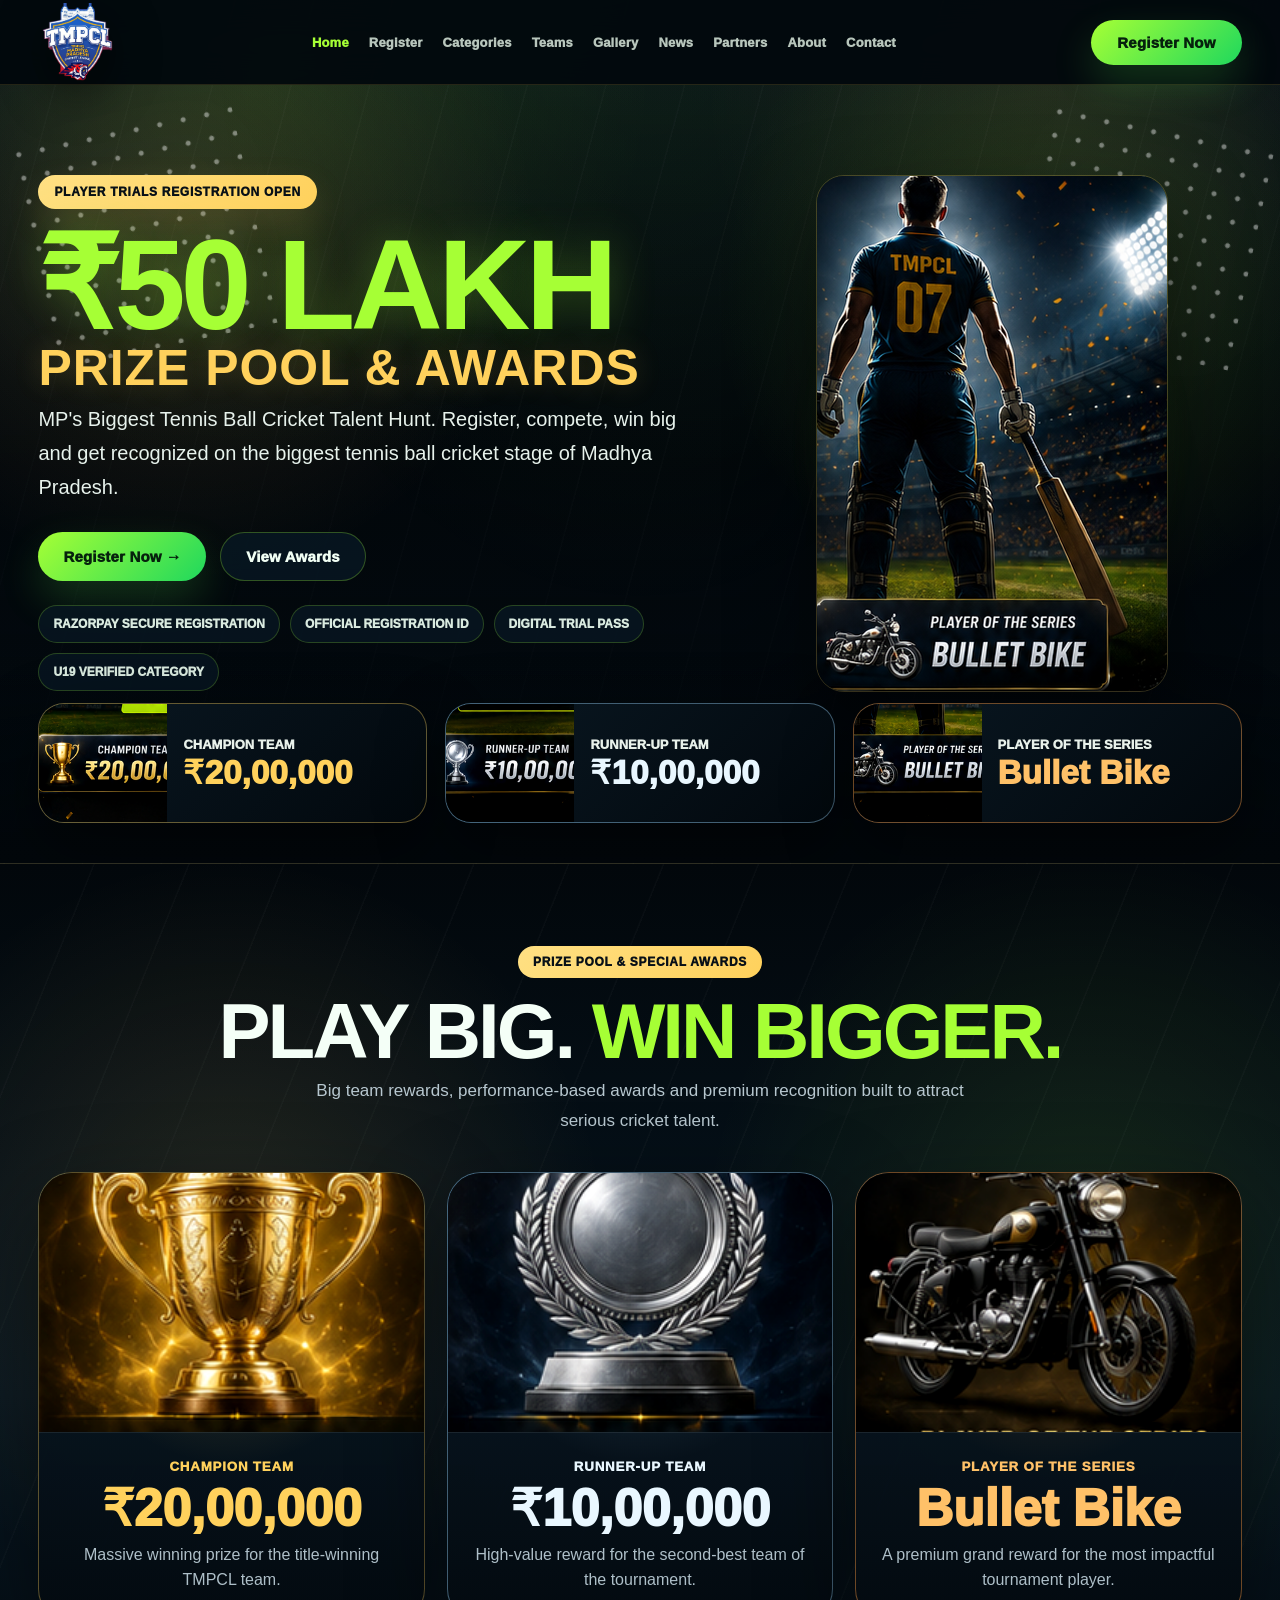
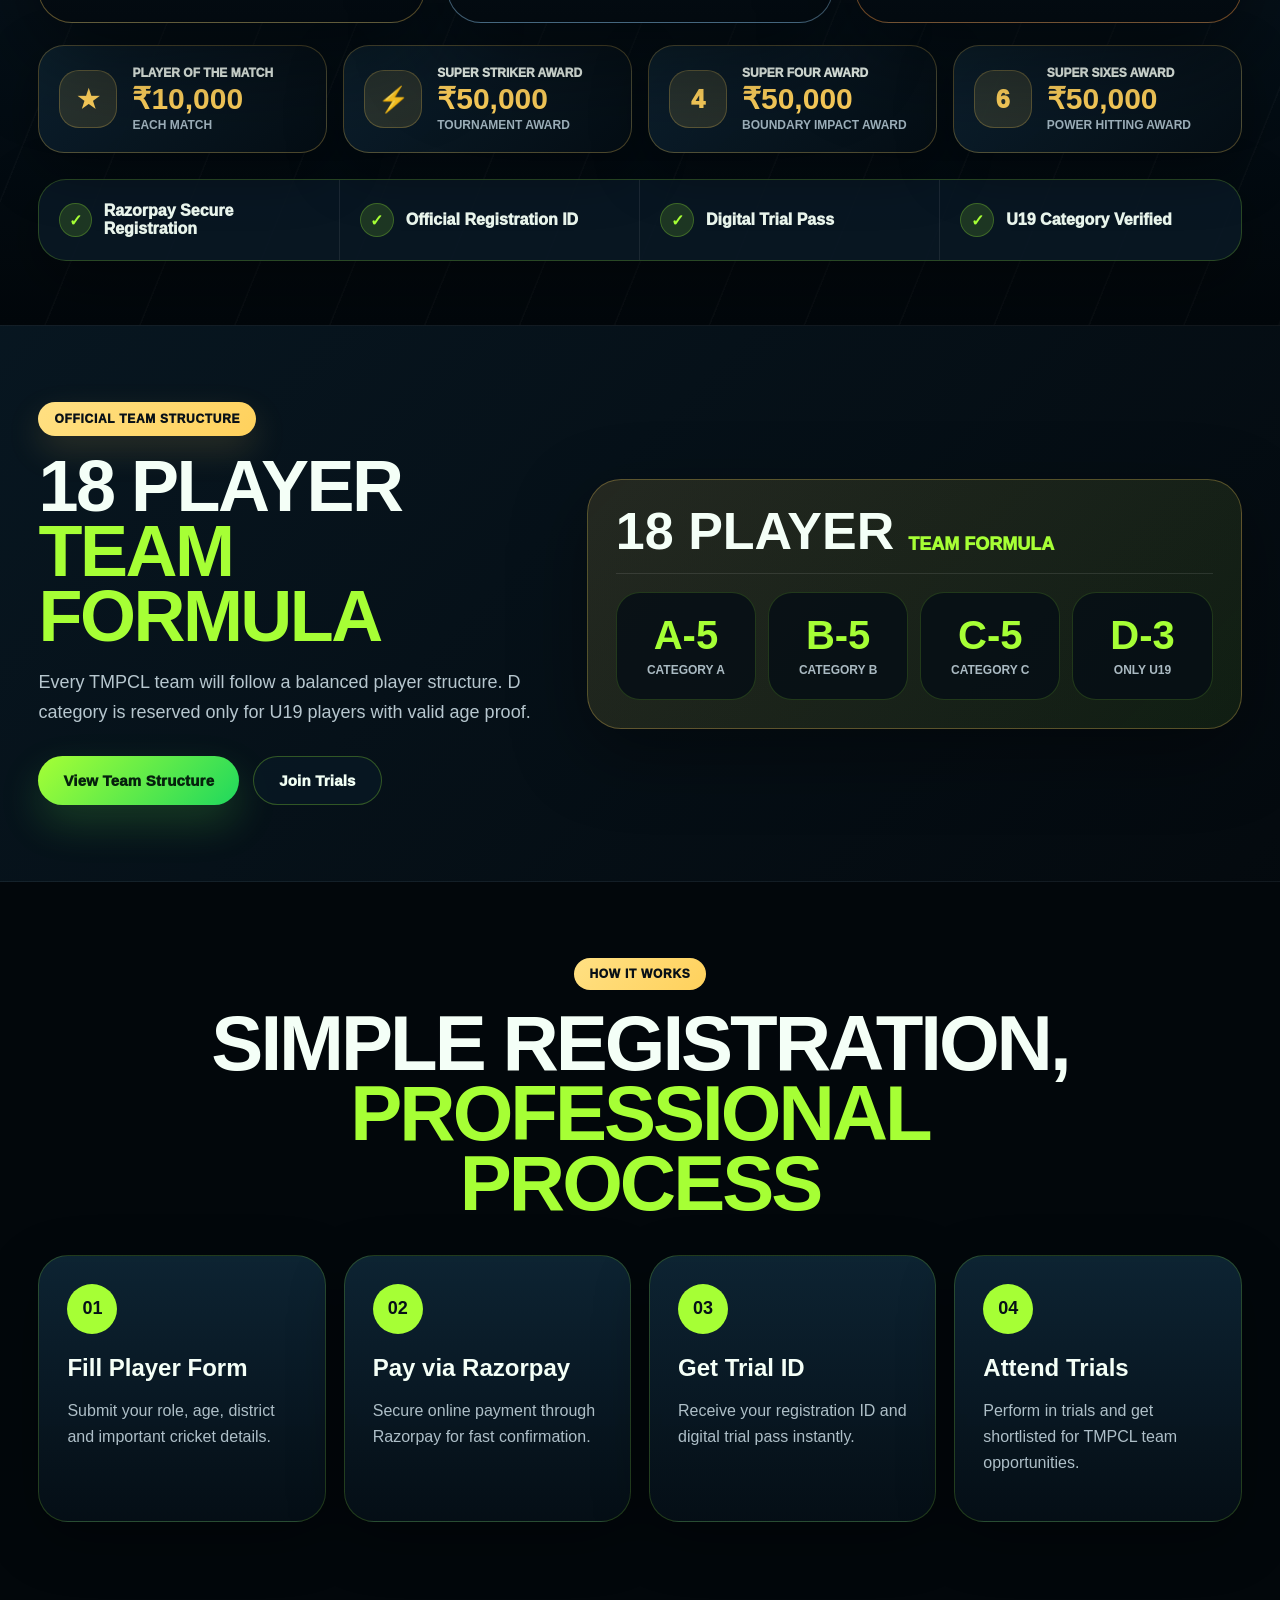
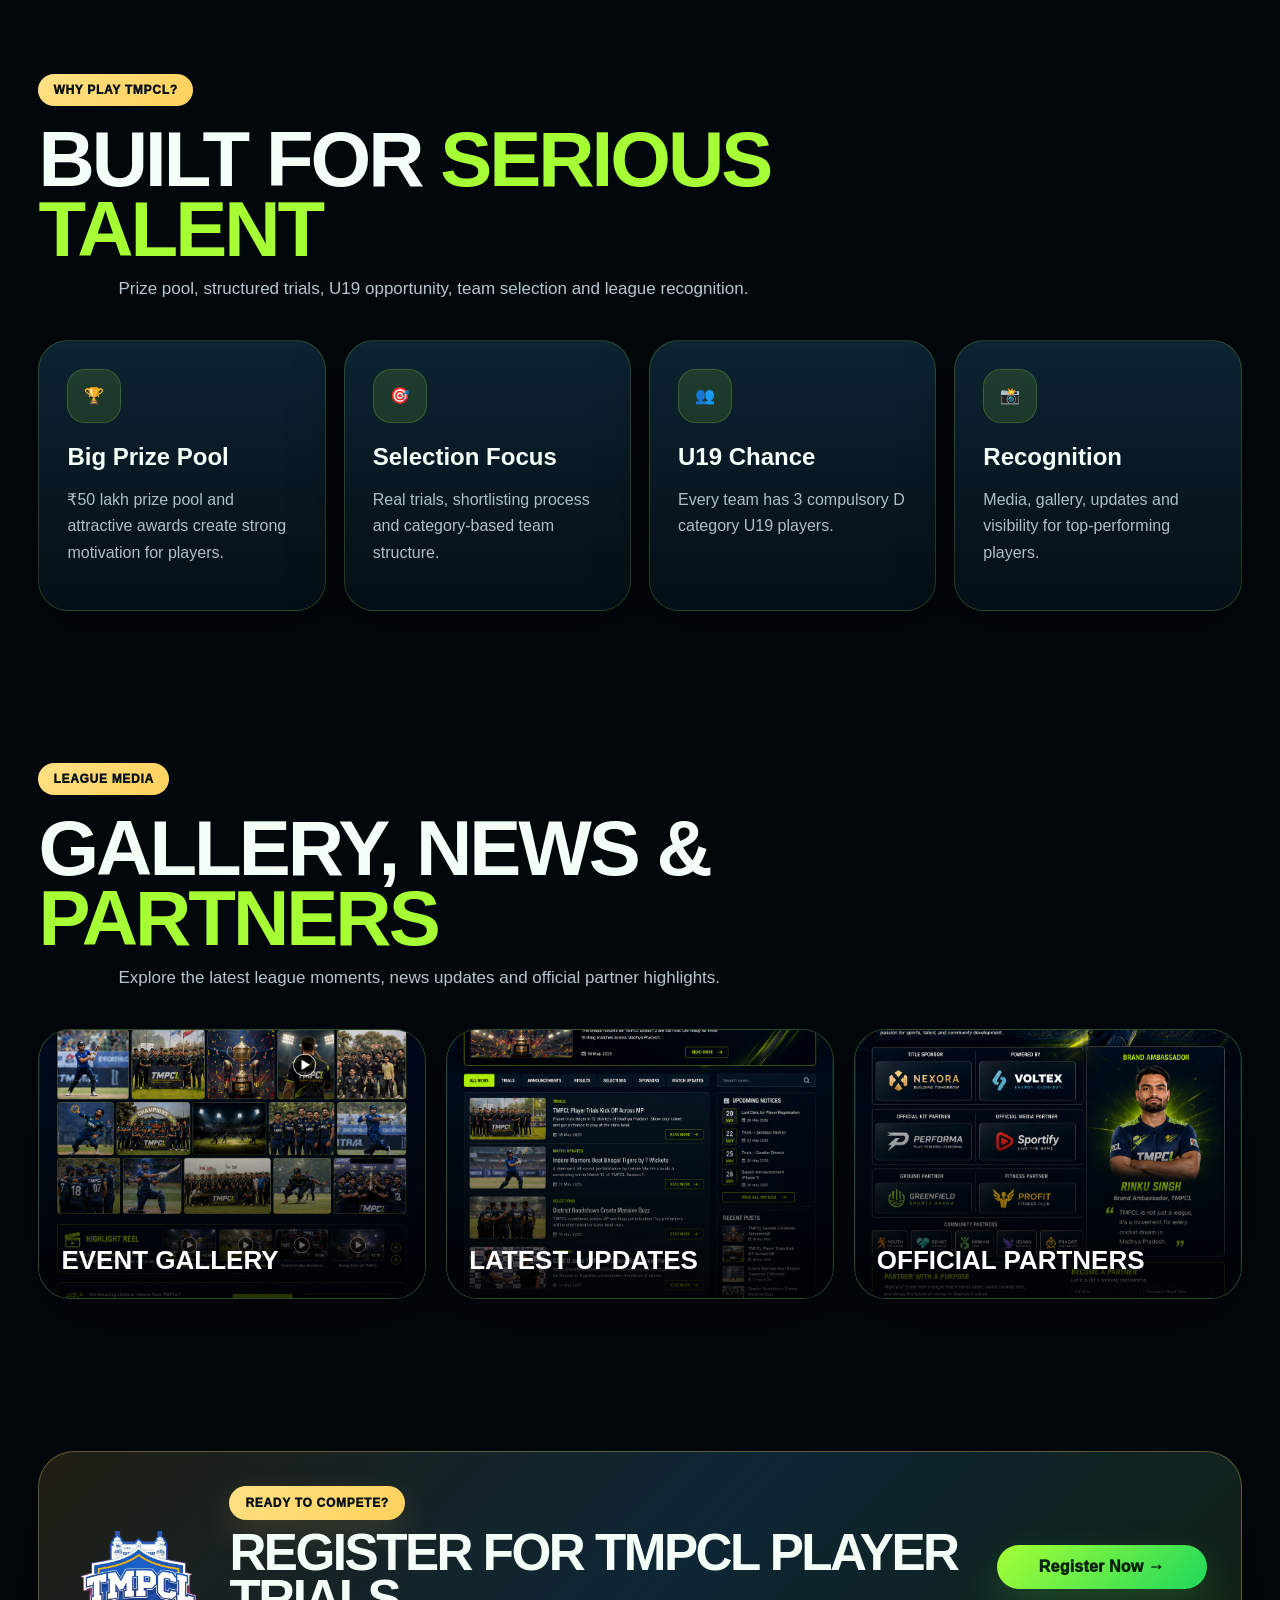
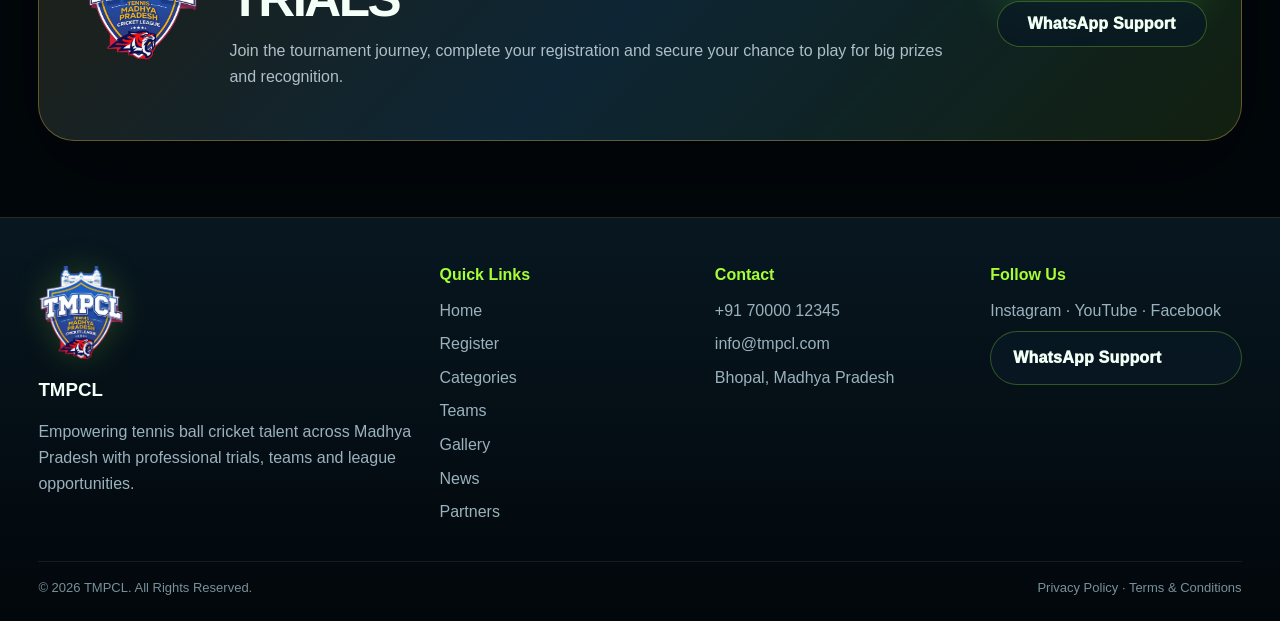
<file: index.html>
<!doctype html>
<html lang="en">
<head>
  <meta charset="utf-8">
  <meta name="viewport" content="width=device-width,initial-scale=1">
  <title>TMPCL | Player Trials Registration Open</title>
  <meta name="description" content="TMPCL Tennis Madhya Pradesh Cricket League player trials registration open with ₹50 Lakh Prize Pool & Awards.">
  <link rel="stylesheet" href="styles.css">
  <script src="https://checkout.razorpay.com/v1/checkout.js"></script>
</head>
<body data-page="home" class="home-final">
  <header class="topbar final-topbar">
    <div class="wrap nav final-nav">
      <a class="brand final-brand" href="index.html" aria-label="TMPCL Home">
        <img src="tmpcl-logo.png" alt="TMPCL official logo">
      </a>
      <nav class="links final-links">
        <a href="index.html" data-nav="home">Home</a>
        <a href="registration.html" data-nav="registration">Register</a>
        <a href="categories.html" data-nav="categories">Categories</a>
        <a href="teams.html" data-nav="teams">Teams</a>
        <a href="gallery.html" data-nav="gallery">Gallery</a>
        <a href="news.html" data-nav="news">News</a>
        <a href="partners.html" data-nav="partners">Partners</a>
        <a href="about.html" data-nav="about">About</a>
        <a href="contact.html" data-nav="contact">Contact</a>
      </nav>
      <a class="btn final-nav-cta" href="registration.html">Register Now</a>
      <button class="hamb" aria-label="Open menu">☰</button>
    </div>
  </header>

  <main>
    <section class="final-hero">
      <div class="final-stadium-lights"></div>
      <div class="wrap final-hero-grid">
        <div class="final-hero-copy">
          <span class="final-chip">Player Trials Registration Open</span>
          <h1>₹50 Lakh <span>Prize Pool & Awards</span></h1>
          <p>MP's Biggest Tennis Ball Cricket Talent Hunt. Register, compete, win big and get recognized on the biggest tennis ball cricket stage of Madhya Pradesh.</p>
          <div class="final-actions">
            <a class="btn" href="registration.html">Register Now →</a>
            <a class="btn ghost" href="#awards">View Awards</a>
          </div>
          <div class="final-trust-pills">
            <span>Razorpay Secure Registration</span>
            <span>Official Registration ID</span>
            <span>Digital Trial Pass</span>
            <span>U19 Verified Category</span>
          </div>
        </div>
        <div class="final-hero-player">
          <img src="hero-player.png" alt="TMPCL prize pool player visual">
        </div>
      </div>
      <div class="wrap final-mini-prizes">
        <a href="#awards" class="final-mini-prize final-gold">
          <img src="hero-trophy.png" alt="Champion team prize">
          <div><small>Champion Team</small><strong>₹20,00,000</strong></div>
        </a>
        <a href="#awards" class="final-mini-prize final-silver">
          <img src="hero-runner.png" alt="Runner-up team prize">
          <div><small>Runner-Up Team</small><strong>₹10,00,000</strong></div>
        </a>
        <a href="#awards" class="final-mini-prize final-bike">
          <img src="hero-bike.png" alt="Player of the series bike prize">
          <div><small>Player of the Series</small><strong>Bullet Bike</strong></div>
        </a>
      </div>
    </section>

    <section id="awards" class="final-awards-section">
      <div class="wrap">
        <div class="final-section-title">
          <span>Prize Pool & Special Awards</span>
          <h2>Play Big. <b>Win Bigger.</b></h2>
          <p>Big team rewards, performance-based awards and premium recognition built to attract serious cricket talent.</p>
        </div>

        <div class="final-major-awards">
          <article class="final-major-card final-gold-border">
            <div class="final-award-img"><img src="award-gold.png" alt="Champion team trophy"></div>
            <div class="final-award-info">
              <small>Champion Team</small>
              <strong>₹20,00,000</strong>
              <p>Massive winning prize for the title-winning TMPCL team.</p>
            </div>
          </article>
          <article class="final-major-card final-silver-border">
            <div class="final-award-img"><img src="award-silver.png" alt="Runner-up trophy"></div>
            <div class="final-award-info">
              <small>Runner-Up Team</small>
              <strong>₹10,00,000</strong>
              <p>High-value reward for the second-best team of the tournament.</p>
            </div>
          </article>
          <article class="final-major-card final-bike-border">
            <div class="final-award-img"><img src="award-bike.png" alt="Bullet bike award"></div>
            <div class="final-award-info">
              <small>Player of the Series</small>
              <strong>Bullet Bike</strong>
              <p>A premium grand reward for the most impactful tournament player.</p>
            </div>
          </article>
        </div>

        <div class="final-small-awards">
          <article><i>★</i><div><small>Player of the Match</small><strong>₹10,000</strong><span>Each Match</span></div></article>
          <article><i>⚡</i><div><small>Super Striker Award</small><strong>₹50,000</strong><span>Tournament Award</span></div></article>
          <article><i>4</i><div><small>Super Four Award</small><strong>₹50,000</strong><span>Boundary Impact Award</span></div></article>
          <article><i>6</i><div><small>Super Sixes Award</small><strong>₹50,000</strong><span>Power Hitting Award</span></div></article>
        </div>

        <div class="final-trust-bar">
          <div><b>✓</b><span>Razorpay Secure Registration</span></div>
          <div><b>✓</b><span>Official Registration ID</span></div>
          <div><b>✓</b><span>Digital Trial Pass</span></div>
          <div><b>✓</b><span>U19 Category Verified</span></div>
        </div>
      </div>
    </section>

    <section class="final-team-section">
      <div class="wrap final-team-grid">
        <div class="final-team-copy">
          <span class="final-chip">Official Team Structure</span>
          <h2>18 Player <b>Team Formula</b></h2>
          <p>Every TMPCL team will follow a balanced player structure. D category is reserved only for U19 players with valid age proof.</p>
          <div class="final-actions">
            <a class="btn" href="teams.html">View Team Structure</a>
            <a class="btn ghost" href="registration.html">Join Trials</a>
          </div>
        </div>
        <div class="final-formula-card">
          <div class="formula-title"><strong>18 Player</strong><span>Team Formula</span></div>
          <div class="formula-slots">
            <div><b>A-5</b><span>Category A</span></div>
            <div><b>B-5</b><span>Category B</span></div>
            <div><b>C-5</b><span>Category C</span></div>
            <div><b>D-3</b><span>Only U19</span></div>
          </div>
        </div>
      </div>
    </section>

    <section class="final-process-section">
      <div class="wrap">
        <div class="final-section-title">
          <span>How It Works</span>
          <h2>Simple Registration, <b>Professional Process</b></h2>
        </div>
        <div class="final-process-grid">
          <article><b>01</b><h3>Fill Player Form</h3><p>Submit your role, age, district and important cricket details.</p></article>
          <article><b>02</b><h3>Pay via Razorpay</h3><p>Secure online payment through Razorpay for fast confirmation.</p></article>
          <article><b>03</b><h3>Get Trial ID</h3><p>Receive your registration ID and digital trial pass instantly.</p></article>
          <article><b>04</b><h3>Attend Trials</h3><p>Perform in trials and get shortlisted for TMPCL team opportunities.</p></article>
        </div>
      </div>
    </section>

    <section class="final-why-section">
      <div class="wrap">
        <div class="final-section-title final-left-title">
          <span>Why Play TMPCL?</span>
          <h2>Built For <b>Serious Talent</b></h2>
          <p>Prize pool, structured trials, U19 opportunity, team selection and league recognition.</p>
        </div>
        <div class="final-why-grid">
          <article><i>🏆</i><h3>Big Prize Pool</h3><p>₹50 lakh prize pool and attractive awards create strong motivation for players.</p></article>
          <article><i>🎯</i><h3>Selection Focus</h3><p>Real trials, shortlisting process and category-based team structure.</p></article>
          <article><i>👥</i><h3>U19 Chance</h3><p>Every team has 3 compulsory D category U19 players.</p></article>
          <article><i>📸</i><h3>Recognition</h3><p>Media, gallery, updates and visibility for top-performing players.</p></article>
        </div>
      </div>
    </section>

    <section class="final-media-section">
      <div class="wrap">
        <div class="final-section-title final-left-title">
          <span>League Media</span>
          <h2>Gallery, News & <b>Partners</b></h2>
          <p>Explore the latest league moments, news updates and official partner highlights.</p>
        </div>
        <div class="final-media-grid">
          <a href="gallery.html"><img src="gallery-preview.png" alt="TMPCL Gallery"><strong>Event Gallery</strong></a>
          <a href="news.html"><img src="news-preview.png" alt="TMPCL News"><strong>Latest Updates</strong></a>
          <a href="partners.html"><img src="partners-preview.png" alt="TMPCL Partners"><strong>Official Partners</strong></a>
        </div>
      </div>
    </section>

    <section class="final-cta-section">
      <div class="wrap final-cta-card">
        <img src="tmpcl-logo.png" alt="TMPCL logo">
        <div>
          <span class="final-chip">Ready To Compete?</span>
          <h2>Register for TMPCL Player Trials</h2>
          <p>Join the tournament journey, complete your registration and secure your chance to play for big prizes and recognition.</p>
        </div>
        <div class="final-cta-actions">
          <a class="btn" href="registration.html">Register Now →</a>
          <a class="btn ghost" href="contact.html">WhatsApp Support</a>
        </div>
      </div>
    </section>
  </main>

  <footer class="footer final-footer">
    <div class="wrap">
      <div class="footer-grid">
        <div class="foot-brand"><img src="tmpcl-logo.png" alt="TMPCL"><h3>TMPCL</h3><p>Empowering tennis ball cricket talent across Madhya Pradesh with professional trials, teams and league opportunities.</p></div>
        <div><h4>Quick Links</h4><a href="index.html">Home</a><a href="registration.html">Register</a><a href="categories.html">Categories</a><a href="teams.html">Teams</a><a href="gallery.html">Gallery</a><a href="news.html">News</a><a href="partners.html">Partners</a></div>
        <div><h4>Contact</h4><p>+91 70000 12345</p><p>info@tmpcl.com</p><p>Bhopal, Madhya Pradesh</p></div>
        <div><h4>Follow Us</h4><p>Instagram · YouTube · Facebook</p><a class="btn ghost" href="contact.html">WhatsApp Support</a></div>
      </div>
      <div class="copyright"><span>© 2026 TMPCL. All Rights Reserved.</span><span>Privacy Policy · Terms & Conditions</span></div>
    </div>
  </footer>

  <nav class="bottom-nav">
    <a href="index.html" data-nav="home">●<br>Home</a>
    <a href="registration.html" data-nav="registration">●<br>Register</a>
    <a href="teams.html" data-nav="teams">●<br>Teams</a>
    <a href="gallery.html" data-nav="gallery">●<br>Gallery</a>
    <a href="contact.html" data-nav="contact">●<br>Contact</a>
  </nav>
  <div class="final-mobile-cta"><a href="registration.html">Register Now</a><a href="contact.html">WhatsApp</a></div>
  <script src="script.js"></script>
</body>
</html>
</file>
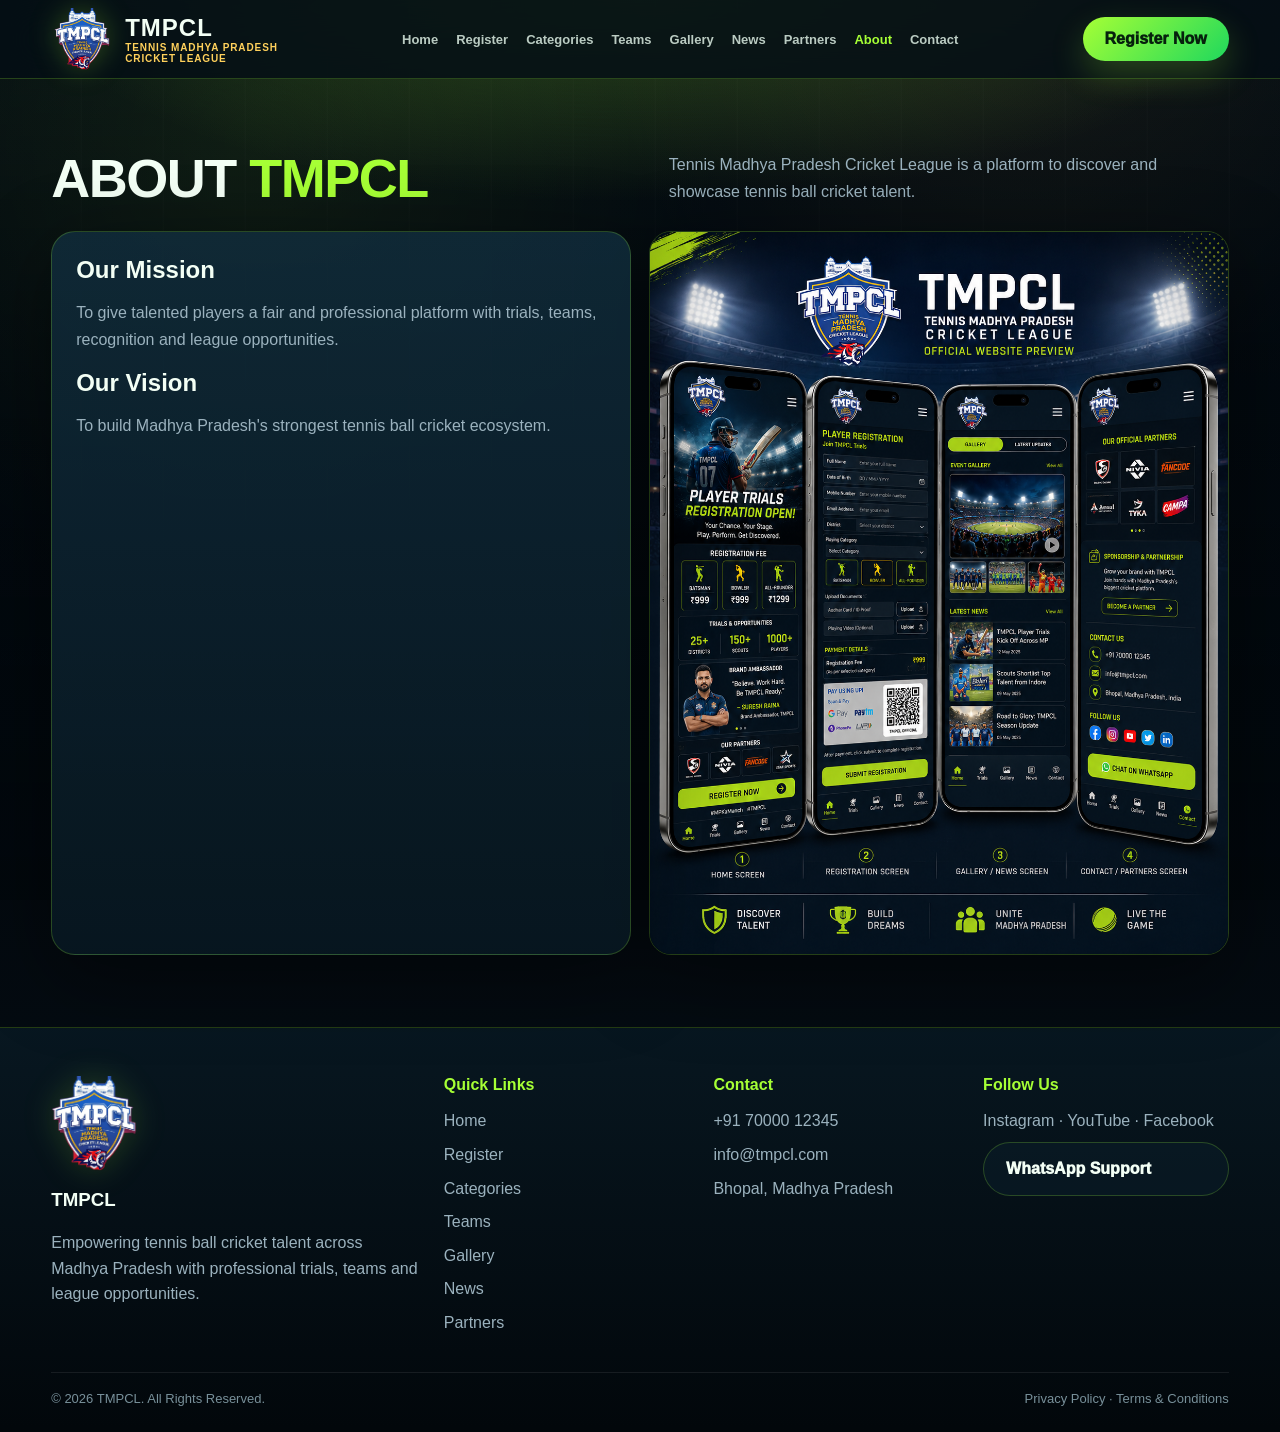
<file: about.html>
<!doctype html><html lang="en"><head><meta charset="utf-8"><meta name="viewport" content="width=device-width,initial-scale=1"><title>About | TMPCL</title><link rel="stylesheet" href="styles.css"><script src="https://checkout.razorpay.com/v1/checkout.js"></script></head><body data-page="about"><div class="stadium-bg"></div><header class="topbar"><div class="wrap nav"><a class="brand" href="index.html"><img src="tmpcl-logo.png" alt="TMPCL official logo"><span><strong>TMPCL</strong><small>TENNIS MADHYA PRADESH<br>CRICKET LEAGUE</small></span></a><nav class="links"><a href="index.html" data-nav="home">Home</a><a href="registration.html" data-nav="registration">Register</a><a href="categories.html" data-nav="categories">Categories</a><a href="teams.html" data-nav="teams">Teams</a><a href="gallery.html" data-nav="gallery">Gallery</a><a href="news.html" data-nav="news">News</a><a href="partners.html" data-nav="partners">Partners</a><a href="about.html" data-nav="about">About</a><a href="contact.html" data-nav="contact">Contact</a></nav><a class="btn" href="registration.html">Register Now</a><button class="hamb">☰</button></div></header><main><section class="section"><div class="wrap"><div class="section-head"><h2>About <span class="green">TMPCL</span></h2><p>Tennis Madhya Pradesh Cricket League is a platform to discover and showcase tennis ball cricket talent.</p></div><div class="grid grid-2"><div class="card"><h3>Our Mission</h3><p>To give talented players a fair and professional platform with trials, teams, recognition and league opportunities.</p><h3>Our Vision</h3><p>To build Madhya Pradesh's strongest tennis ball cricket ecosystem.</p></div><img class="showcase-img" style="height:auto" src="mobile-preview.png" alt="about"></div></div></section></main><footer class="footer"><div class="wrap"><div class="footer-grid"><div class="foot-brand"><img src="tmpcl-logo.png" alt="TMPCL"><h3>TMPCL</h3><p>Empowering tennis ball cricket talent across Madhya Pradesh with professional trials, teams and league opportunities.</p></div><div><h4>Quick Links</h4><a href="index.html">Home</a><a href="registration.html">Register</a><a href="categories.html">Categories</a><a href="teams.html">Teams</a><a href="gallery.html">Gallery</a><a href="news.html">News</a><a href="partners.html">Partners</a></div><div><h4>Contact</h4><p>+91 70000 12345</p><p>info@tmpcl.com</p><p>Bhopal, Madhya Pradesh</p></div><div><h4>Follow Us</h4><p>Instagram · YouTube · Facebook</p><a class="btn ghost" href="contact.html">WhatsApp Support</a></div></div><div class="copyright"><span>© 2026 TMPCL. All Rights Reserved.</span><span>Privacy Policy · Terms & Conditions</span></div></div></footer><nav class="bottom-nav"><a href="index.html" data-nav="home">●<br>Home</a><a href="registration.html" data-nav="registration">●<br>Register</a><a href="categories.html" data-nav="categories">●<br>Categories</a><a href="teams.html" data-nav="teams">●<br>Teams</a><a href="gallery.html" data-nav="gallery">●<br>Gallery</a></nav><script src="script.js"></script></body></html>
</file>
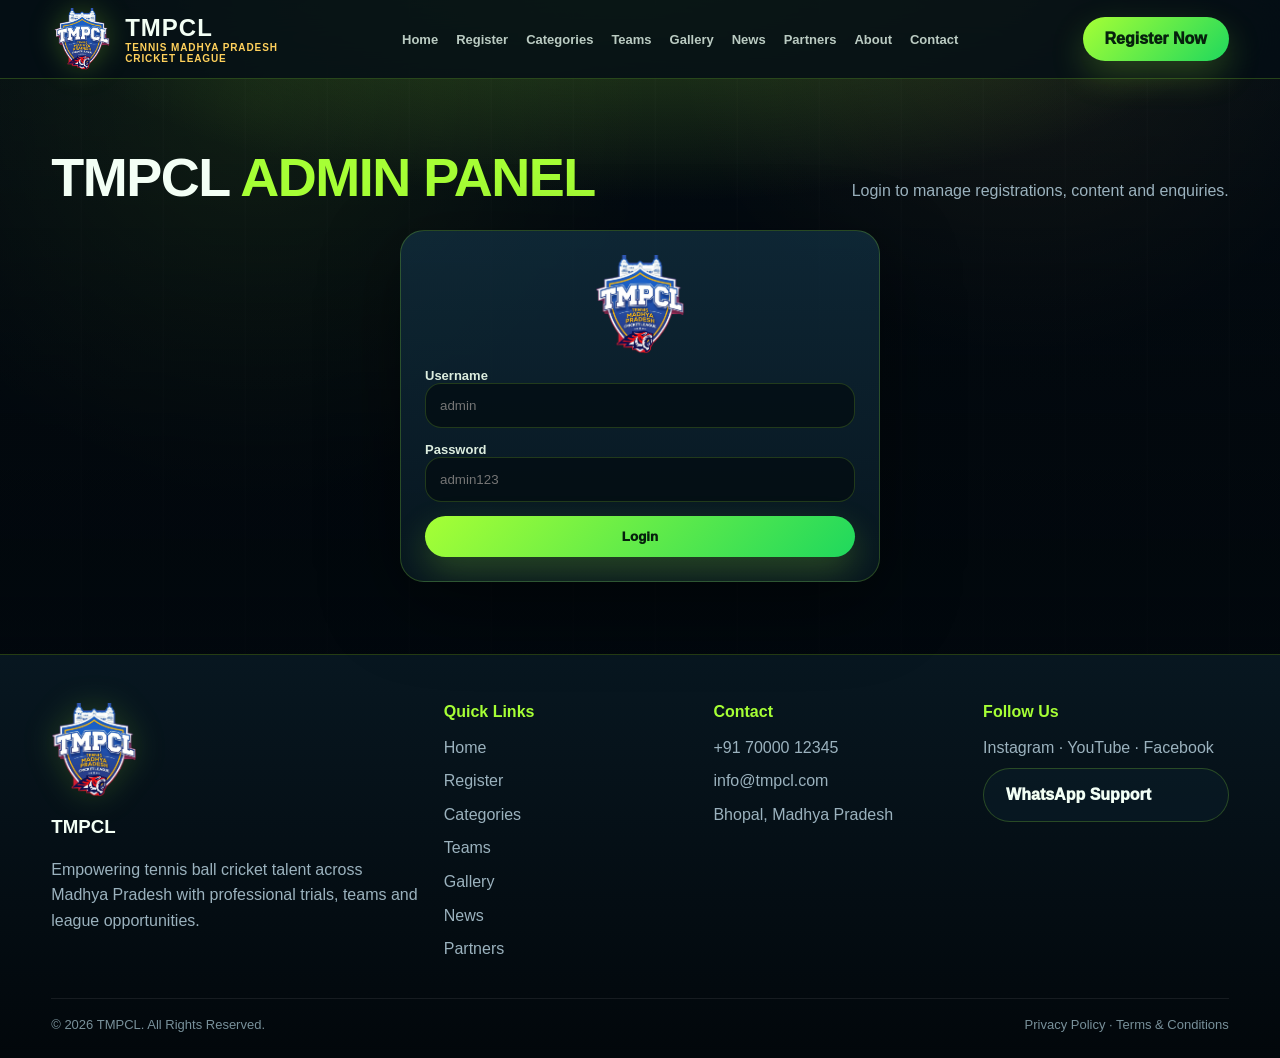
<file: admin-login.html>
<!doctype html><html lang="en"><head><meta charset="utf-8"><meta name="viewport" content="width=device-width,initial-scale=1"><title>Admin Login | TMPCL</title><link rel="stylesheet" href="styles.css"><script src="https://checkout.razorpay.com/v1/checkout.js"></script></head><body data-page="admin"><div class="stadium-bg"></div><header class="topbar"><div class="wrap nav"><a class="brand" href="index.html"><img src="tmpcl-logo.png" alt="TMPCL official logo"><span><strong>TMPCL</strong><small>TENNIS MADHYA PRADESH<br>CRICKET LEAGUE</small></span></a><nav class="links"><a href="index.html" data-nav="home">Home</a><a href="registration.html" data-nav="registration">Register</a><a href="categories.html" data-nav="categories">Categories</a><a href="teams.html" data-nav="teams">Teams</a><a href="gallery.html" data-nav="gallery">Gallery</a><a href="news.html" data-nav="news">News</a><a href="partners.html" data-nav="partners">Partners</a><a href="about.html" data-nav="about">About</a><a href="contact.html" data-nav="contact">Contact</a></nav><a class="btn" href="registration.html">Register Now</a><button class="hamb">☰</button></div></header><main><section class="section"><div class="wrap"><div class="section-head"><h2>TMPCL <span class="green">Admin Panel</span></h2><p>Login to manage registrations, content and enquiries.</p></div><form id="adminLogin" class="card form" style="max-width:480px;margin:auto"><img src="tmpcl-logo.png" style="width:90px;margin:auto"><label>Username<input id="adminUser" required placeholder="admin"></label><label>Password<input id="adminPass" type="password" required placeholder="admin123"></label><button class="btn" type="submit">Login</button></form><div id="adminShell" class="admin-shell"><button id="logoutBtn" class="btn ghost">Logout</button><div id="adminStats" class="admin-top"></div><div class="card"><h3>Player Registrations</h3><div id="regTable" class="table-wrap"></div></div><br><div class="grid grid-3"><form class="card form" data-admin-form="news"><h3>Add News</h3><input name="title" placeholder="News title" required><input name="cat" placeholder="Category"><input name="date" type="date"><textarea name="text" placeholder="News details"></textarea><button class="btn" type="submit">Save News</button></form><form class="card form" data-admin-form="gallery"><h3>Add Gallery</h3><input name="title" placeholder="Title" required><select name="type"><option>Photo</option><option>Video</option></select><input name="url" placeholder="Image/video URL or file name"><button class="btn" type="submit">Save Gallery</button></form><form class="card form" data-admin-form="partners"><h3>Add Partner</h3><input name="name" placeholder="Partner name" required><input name="type" placeholder="Sponsor type"><button class="btn" type="submit">Save Partner</button></form></div><br><div class="card"><h3>Contact Messages</h3><div id="msgTable" class="table-wrap"></div></div></div></div></section></main><footer class="footer"><div class="wrap"><div class="footer-grid"><div class="foot-brand"><img src="tmpcl-logo.png" alt="TMPCL"><h3>TMPCL</h3><p>Empowering tennis ball cricket talent across Madhya Pradesh with professional trials, teams and league opportunities.</p></div><div><h4>Quick Links</h4><a href="index.html">Home</a><a href="registration.html">Register</a><a href="categories.html">Categories</a><a href="teams.html">Teams</a><a href="gallery.html">Gallery</a><a href="news.html">News</a><a href="partners.html">Partners</a></div><div><h4>Contact</h4><p>+91 70000 12345</p><p>info@tmpcl.com</p><p>Bhopal, Madhya Pradesh</p></div><div><h4>Follow Us</h4><p>Instagram · YouTube · Facebook</p><a class="btn ghost" href="contact.html">WhatsApp Support</a></div></div><div class="copyright"><span>© 2026 TMPCL. All Rights Reserved.</span><span>Privacy Policy · Terms & Conditions</span></div></div></footer><nav class="bottom-nav"><a href="index.html" data-nav="home">●<br>Home</a><a href="registration.html" data-nav="registration">●<br>Register</a><a href="categories.html" data-nav="categories">●<br>Categories</a><a href="teams.html" data-nav="teams">●<br>Teams</a><a href="gallery.html" data-nav="gallery">●<br>Gallery</a></nav><script src="script.js"></script></body></html>
</file>
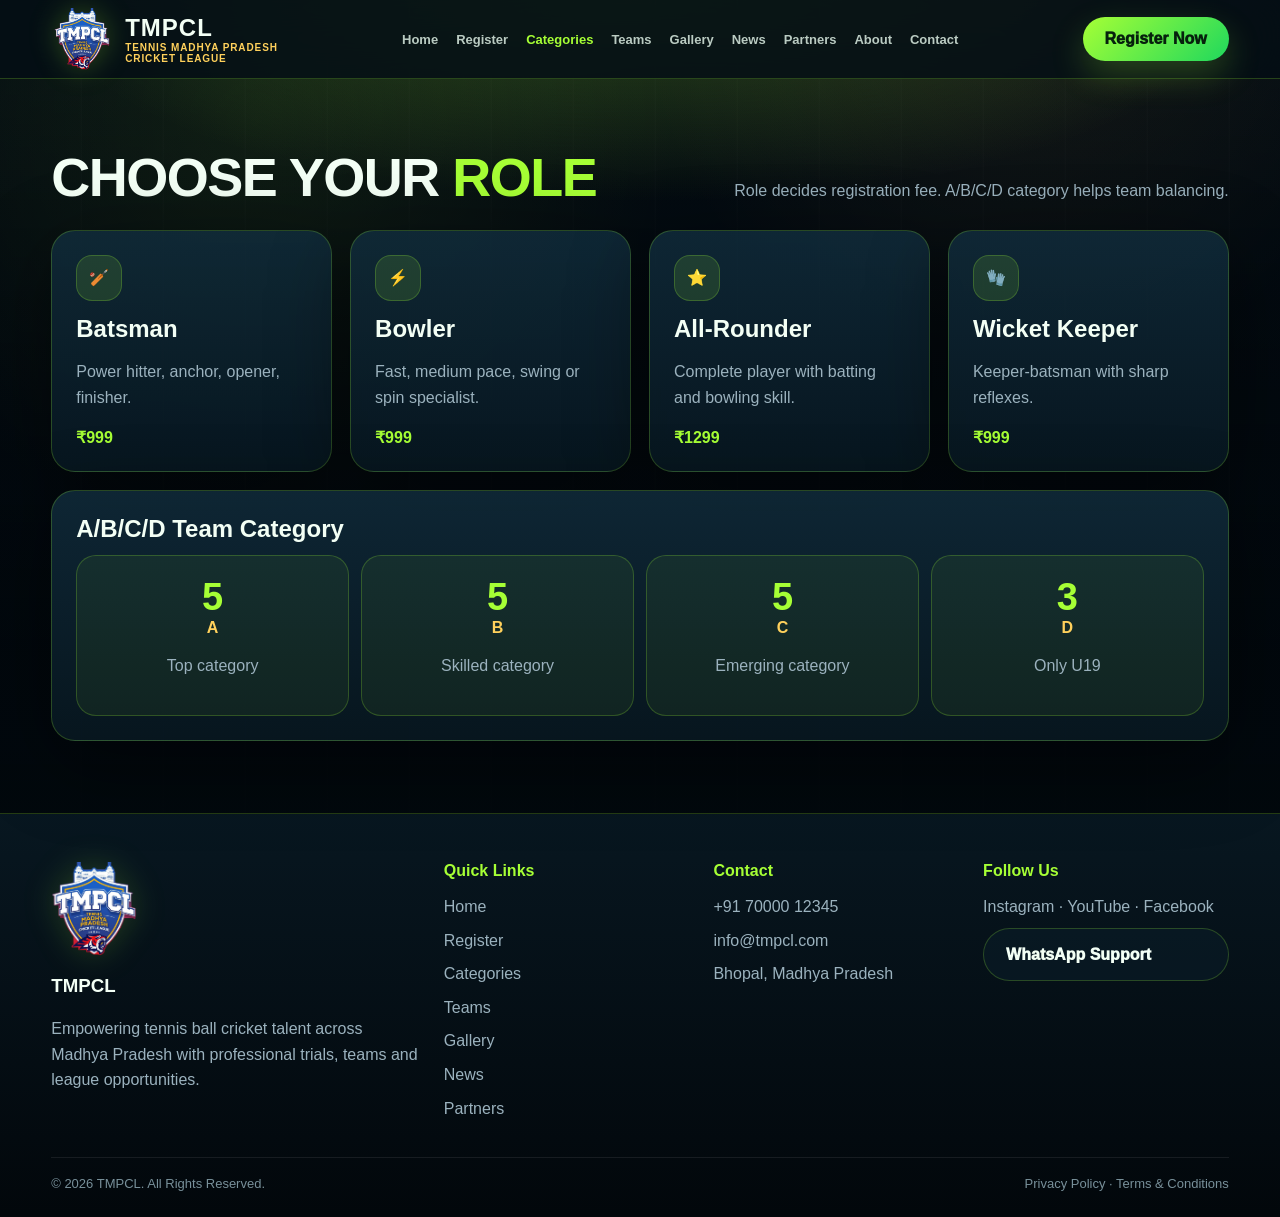
<file: categories.html>
<!doctype html><html lang="en"><head><meta charset="utf-8"><meta name="viewport" content="width=device-width,initial-scale=1"><title>Categories | TMPCL</title><link rel="stylesheet" href="styles.css"><script src="https://checkout.razorpay.com/v1/checkout.js"></script></head><body data-page="categories"><div class="stadium-bg"></div><header class="topbar"><div class="wrap nav"><a class="brand" href="index.html"><img src="tmpcl-logo.png" alt="TMPCL official logo"><span><strong>TMPCL</strong><small>TENNIS MADHYA PRADESH<br>CRICKET LEAGUE</small></span></a><nav class="links"><a href="index.html" data-nav="home">Home</a><a href="registration.html" data-nav="registration">Register</a><a href="categories.html" data-nav="categories">Categories</a><a href="teams.html" data-nav="teams">Teams</a><a href="gallery.html" data-nav="gallery">Gallery</a><a href="news.html" data-nav="news">News</a><a href="partners.html" data-nav="partners">Partners</a><a href="about.html" data-nav="about">About</a><a href="contact.html" data-nav="contact">Contact</a></nav><a class="btn" href="registration.html">Register Now</a><button class="hamb">☰</button></div></header><main><section class="section"><div class="wrap"><div class="section-head"><h2>Choose Your <span class="green">Role</span></h2><p>Role decides registration fee. A/B/C/D category helps team balancing.</p></div><div class="grid grid-4"><div class="card"><div class="icon">🏏</div><h3>Batsman</h3><p>Power hitter, anchor, opener, finisher.</p><b class="green">₹999</b></div><div class="card"><div class="icon">⚡</div><h3>Bowler</h3><p>Fast, medium pace, swing or spin specialist.</p><b class="green">₹999</b></div><div class="card"><div class="icon">⭐</div><h3>All-Rounder</h3><p>Complete player with batting and bowling skill.</p><b class="green">₹1299</b></div><div class="card"><div class="icon">🧤</div><h3>Wicket Keeper</h3><p>Keeper-batsman with sharp reflexes.</p><b class="green">₹999</b></div></div><br><div class="card"><h3>A/B/C/D Team Category</h3><div class="slots"><div class="slot"><strong>5</strong><em>A</em><p>Top category</p></div><div class="slot"><strong>5</strong><em>B</em><p>Skilled category</p></div><div class="slot"><strong>5</strong><em>C</em><p>Emerging category</p></div><div class="slot"><strong>3</strong><em>D</em><p>Only U19</p></div></div></div></div></section></main><footer class="footer"><div class="wrap"><div class="footer-grid"><div class="foot-brand"><img src="tmpcl-logo.png" alt="TMPCL"><h3>TMPCL</h3><p>Empowering tennis ball cricket talent across Madhya Pradesh with professional trials, teams and league opportunities.</p></div><div><h4>Quick Links</h4><a href="index.html">Home</a><a href="registration.html">Register</a><a href="categories.html">Categories</a><a href="teams.html">Teams</a><a href="gallery.html">Gallery</a><a href="news.html">News</a><a href="partners.html">Partners</a></div><div><h4>Contact</h4><p>+91 70000 12345</p><p>info@tmpcl.com</p><p>Bhopal, Madhya Pradesh</p></div><div><h4>Follow Us</h4><p>Instagram · YouTube · Facebook</p><a class="btn ghost" href="contact.html">WhatsApp Support</a></div></div><div class="copyright"><span>© 2026 TMPCL. All Rights Reserved.</span><span>Privacy Policy · Terms & Conditions</span></div></div></footer><nav class="bottom-nav"><a href="index.html" data-nav="home">●<br>Home</a><a href="registration.html" data-nav="registration">●<br>Register</a><a href="categories.html" data-nav="categories">●<br>Categories</a><a href="teams.html" data-nav="teams">●<br>Teams</a><a href="gallery.html" data-nav="gallery">●<br>Gallery</a></nav><script src="script.js"></script></body></html>
</file>
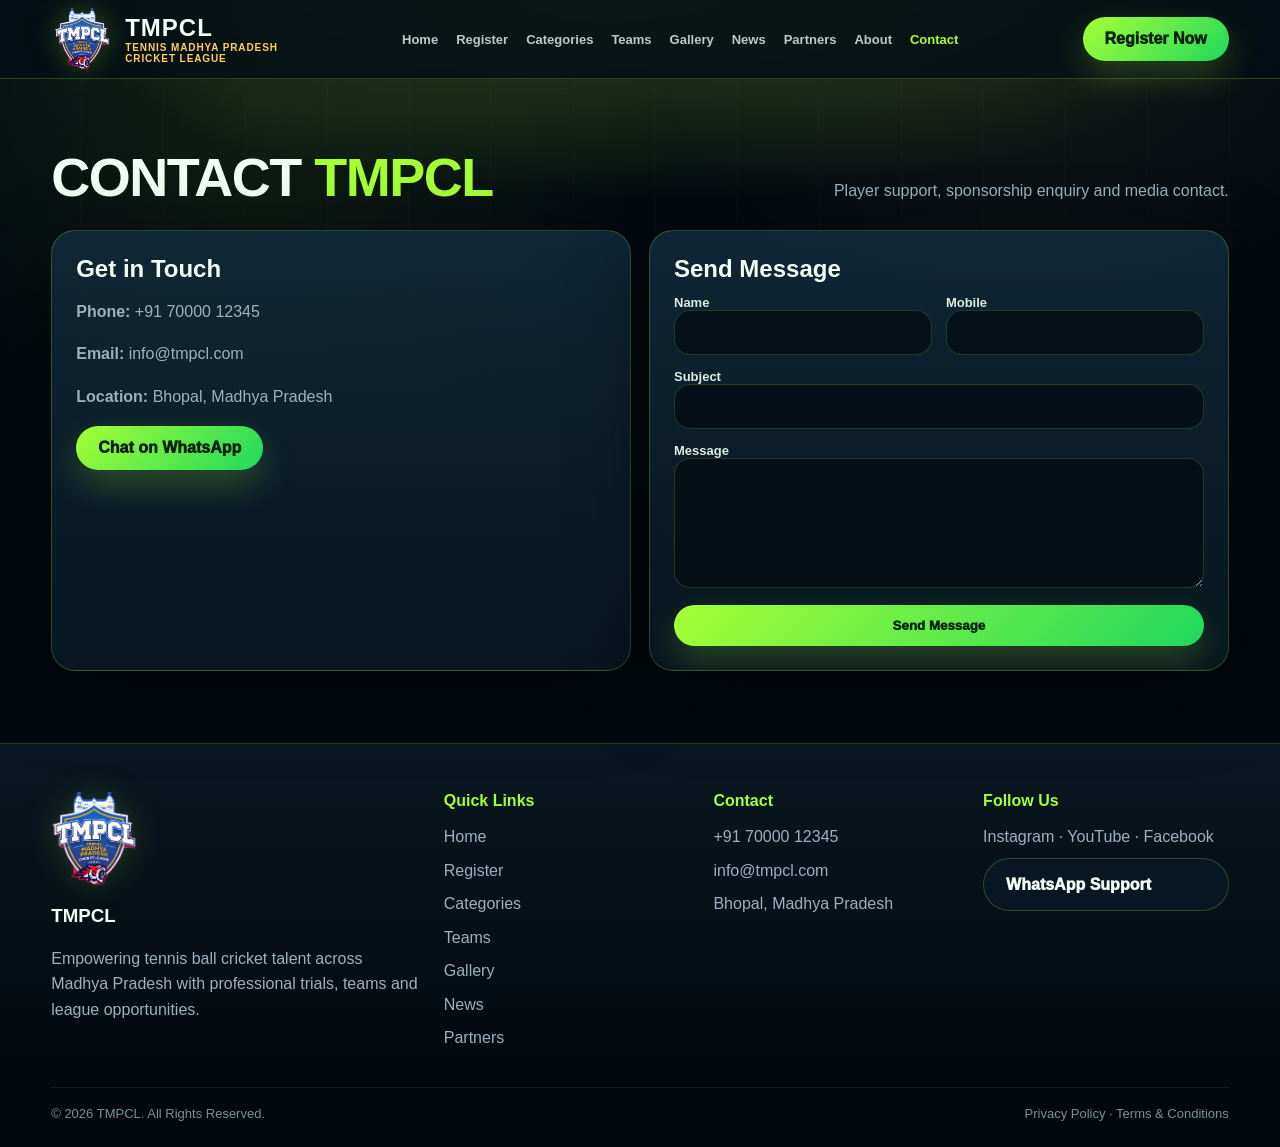
<file: contact.html>
<!doctype html><html lang="en"><head><meta charset="utf-8"><meta name="viewport" content="width=device-width,initial-scale=1"><title>Contact | TMPCL</title><link rel="stylesheet" href="styles.css"><script src="https://checkout.razorpay.com/v1/checkout.js"></script></head><body data-page="contact"><div class="stadium-bg"></div><header class="topbar"><div class="wrap nav"><a class="brand" href="index.html"><img src="tmpcl-logo.png" alt="TMPCL official logo"><span><strong>TMPCL</strong><small>TENNIS MADHYA PRADESH<br>CRICKET LEAGUE</small></span></a><nav class="links"><a href="index.html" data-nav="home">Home</a><a href="registration.html" data-nav="registration">Register</a><a href="categories.html" data-nav="categories">Categories</a><a href="teams.html" data-nav="teams">Teams</a><a href="gallery.html" data-nav="gallery">Gallery</a><a href="news.html" data-nav="news">News</a><a href="partners.html" data-nav="partners">Partners</a><a href="about.html" data-nav="about">About</a><a href="contact.html" data-nav="contact">Contact</a></nav><a class="btn" href="registration.html">Register Now</a><button class="hamb">☰</button></div></header><main><section class="section"><div class="wrap"><div class="section-head"><h2>Contact <span class="green">TMPCL</span></h2><p>Player support, sponsorship enquiry and media contact.</p></div><div class="grid grid-2"><div class="card"><h3>Get in Touch</h3><p><b>Phone:</b> +91 70000 12345</p><p><b>Email:</b> info@tmpcl.com</p><p><b>Location:</b> Bhopal, Madhya Pradesh</p><a class="btn" href="https://wa.me/917000012345">Chat on WhatsApp</a></div><div class="card"><h3>Send Message</h3><form id="contactForm" class="form"><div class="form-row"><label>Name<input name="name" required></label><label>Mobile<input name="mobile" required></label></div><label>Subject<input name="subject" required></label><label>Message<textarea name="message" required></textarea></label><button class="btn" type="submit">Send Message</button></form></div></div></div></section></main><footer class="footer"><div class="wrap"><div class="footer-grid"><div class="foot-brand"><img src="tmpcl-logo.png" alt="TMPCL"><h3>TMPCL</h3><p>Empowering tennis ball cricket talent across Madhya Pradesh with professional trials, teams and league opportunities.</p></div><div><h4>Quick Links</h4><a href="index.html">Home</a><a href="registration.html">Register</a><a href="categories.html">Categories</a><a href="teams.html">Teams</a><a href="gallery.html">Gallery</a><a href="news.html">News</a><a href="partners.html">Partners</a></div><div><h4>Contact</h4><p>+91 70000 12345</p><p>info@tmpcl.com</p><p>Bhopal, Madhya Pradesh</p></div><div><h4>Follow Us</h4><p>Instagram · YouTube · Facebook</p><a class="btn ghost" href="contact.html">WhatsApp Support</a></div></div><div class="copyright"><span>© 2026 TMPCL. All Rights Reserved.</span><span>Privacy Policy · Terms & Conditions</span></div></div></footer><nav class="bottom-nav"><a href="index.html" data-nav="home">●<br>Home</a><a href="registration.html" data-nav="registration">●<br>Register</a><a href="categories.html" data-nav="categories">●<br>Categories</a><a href="teams.html" data-nav="teams">●<br>Teams</a><a href="gallery.html" data-nav="gallery">●<br>Gallery</a></nav><script src="script.js"></script></body></html>
</file>
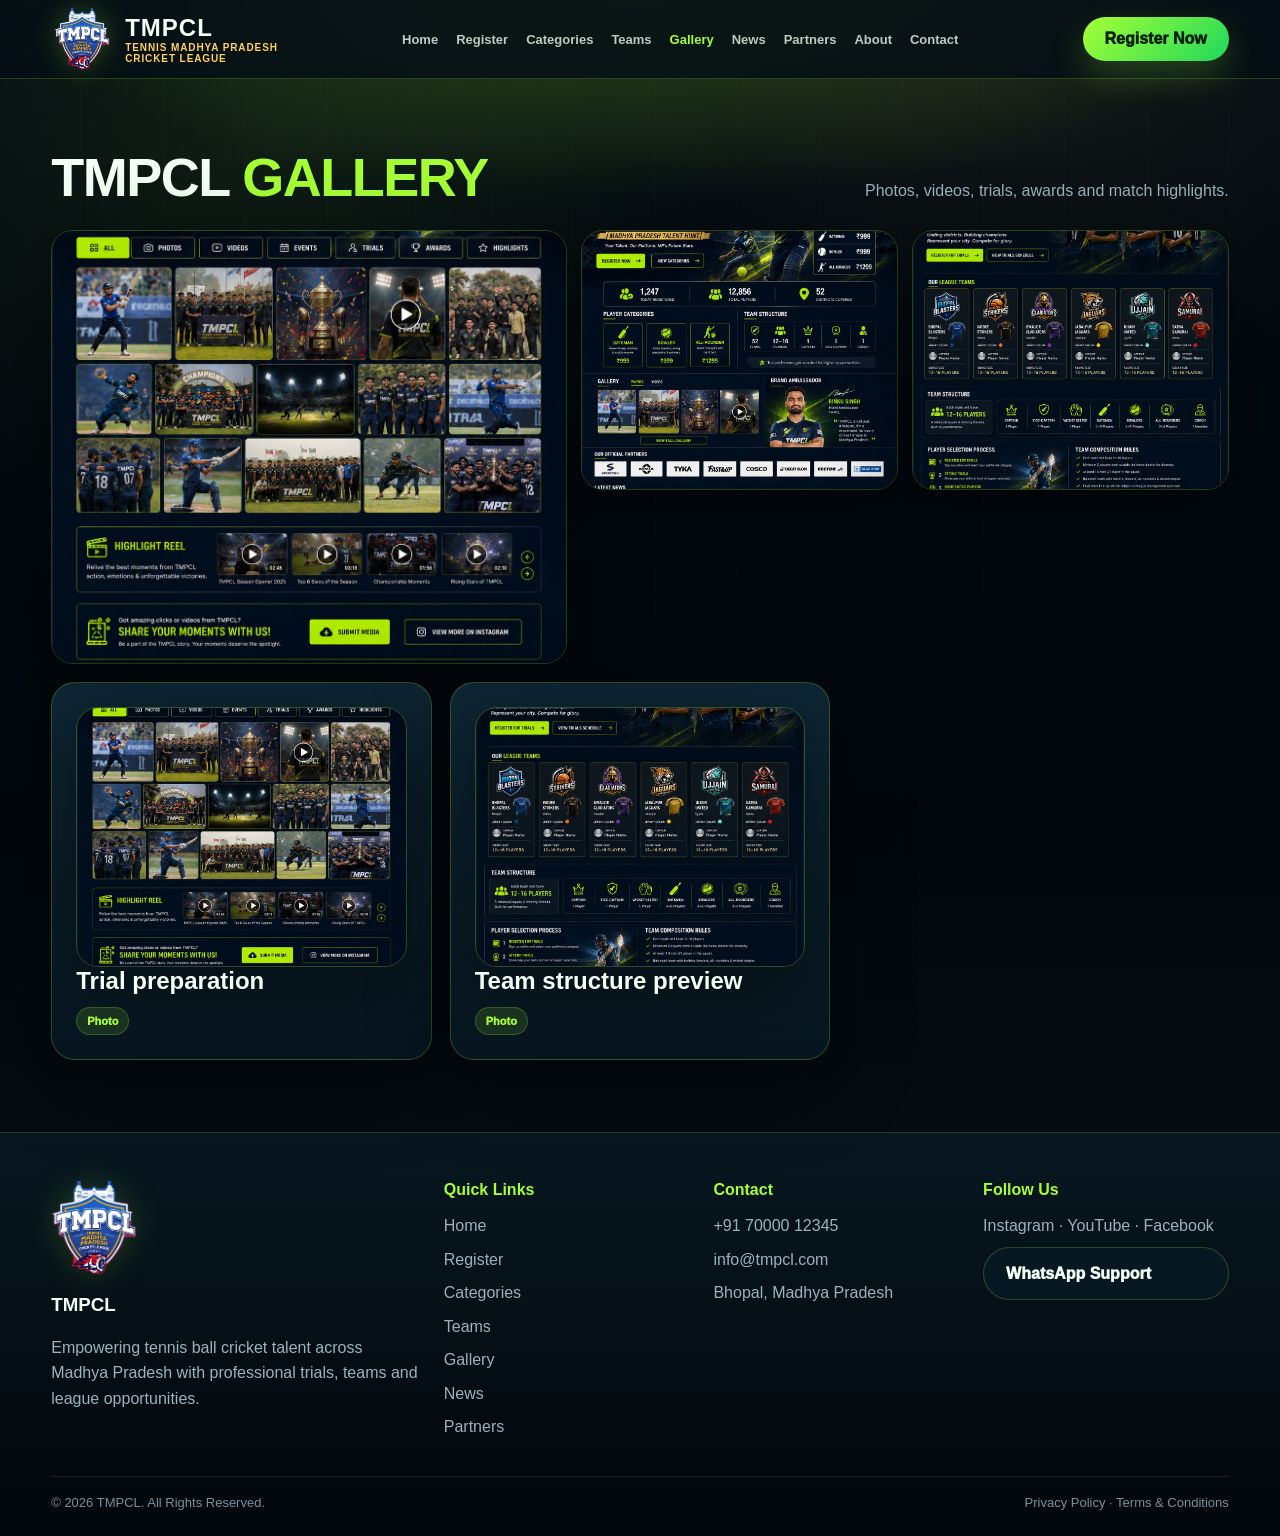
<file: gallery.html>
<!doctype html><html lang="en"><head><meta charset="utf-8"><meta name="viewport" content="width=device-width,initial-scale=1"><title>Gallery | TMPCL</title><link rel="stylesheet" href="styles.css"><script src="https://checkout.razorpay.com/v1/checkout.js"></script></head><body data-page="gallery"><div class="stadium-bg"></div><header class="topbar"><div class="wrap nav"><a class="brand" href="index.html"><img src="tmpcl-logo.png" alt="TMPCL official logo"><span><strong>TMPCL</strong><small>TENNIS MADHYA PRADESH<br>CRICKET LEAGUE</small></span></a><nav class="links"><a href="index.html" data-nav="home">Home</a><a href="registration.html" data-nav="registration">Register</a><a href="categories.html" data-nav="categories">Categories</a><a href="teams.html" data-nav="teams">Teams</a><a href="gallery.html" data-nav="gallery">Gallery</a><a href="news.html" data-nav="news">News</a><a href="partners.html" data-nav="partners">Partners</a><a href="about.html" data-nav="about">About</a><a href="contact.html" data-nav="contact">Contact</a></nav><a class="btn" href="registration.html">Register Now</a><button class="hamb">☰</button></div></header><main><section class="section"><div class="wrap"><div class="section-head"><h2>TMPCL <span class="green">Gallery</span></h2><p>Photos, videos, trials, awards and match highlights.</p></div><div class="gallery-grid"><img class="showcase-img" src="gallery-preview.png"><img class="showcase-img" src="registration-preview.png"><img class="showcase-img" src="teams-preview.png"></div><br><div id="galleryList" class="grid grid-3"></div></div></section></main><footer class="footer"><div class="wrap"><div class="footer-grid"><div class="foot-brand"><img src="tmpcl-logo.png" alt="TMPCL"><h3>TMPCL</h3><p>Empowering tennis ball cricket talent across Madhya Pradesh with professional trials, teams and league opportunities.</p></div><div><h4>Quick Links</h4><a href="index.html">Home</a><a href="registration.html">Register</a><a href="categories.html">Categories</a><a href="teams.html">Teams</a><a href="gallery.html">Gallery</a><a href="news.html">News</a><a href="partners.html">Partners</a></div><div><h4>Contact</h4><p>+91 70000 12345</p><p>info@tmpcl.com</p><p>Bhopal, Madhya Pradesh</p></div><div><h4>Follow Us</h4><p>Instagram · YouTube · Facebook</p><a class="btn ghost" href="contact.html">WhatsApp Support</a></div></div><div class="copyright"><span>© 2026 TMPCL. All Rights Reserved.</span><span>Privacy Policy · Terms & Conditions</span></div></div></footer><nav class="bottom-nav"><a href="index.html" data-nav="home">●<br>Home</a><a href="registration.html" data-nav="registration">●<br>Register</a><a href="categories.html" data-nav="categories">●<br>Categories</a><a href="teams.html" data-nav="teams">●<br>Teams</a><a href="gallery.html" data-nav="gallery">●<br>Gallery</a></nav><script src="script.js"></script></body></html>
</file>
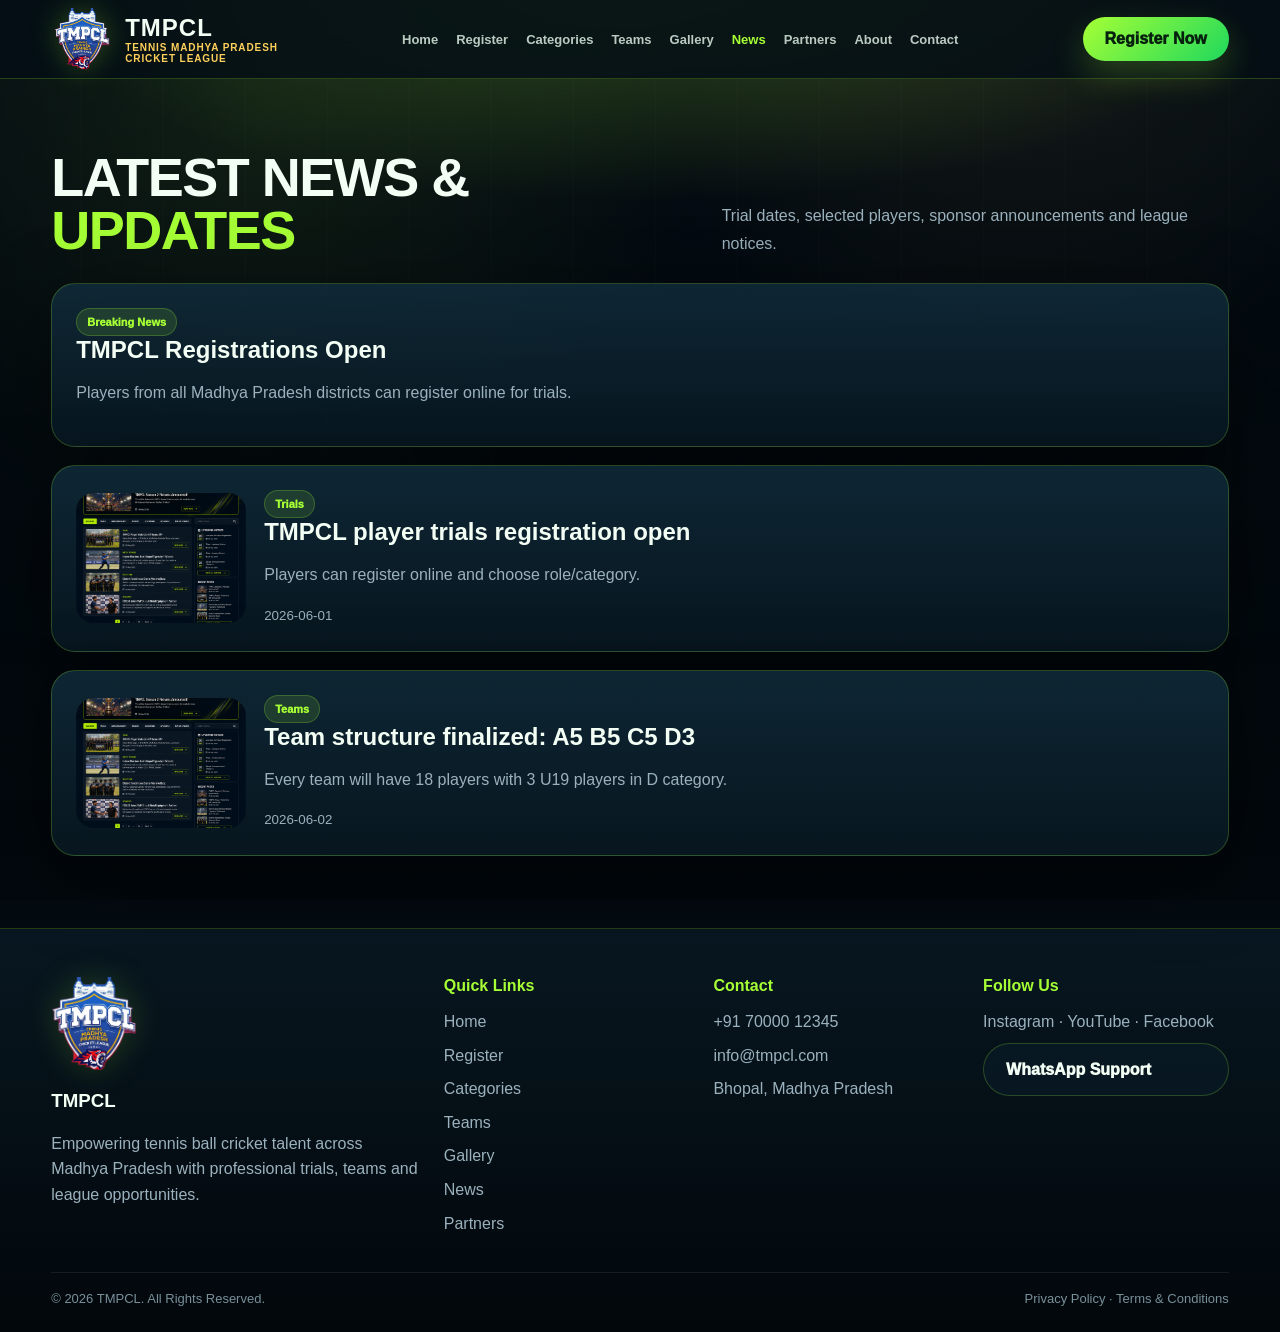
<file: news.html>
<!doctype html><html lang="en"><head><meta charset="utf-8"><meta name="viewport" content="width=device-width,initial-scale=1"><title>News | TMPCL</title><link rel="stylesheet" href="styles.css"><script src="https://checkout.razorpay.com/v1/checkout.js"></script></head><body data-page="news"><div class="stadium-bg"></div><header class="topbar"><div class="wrap nav"><a class="brand" href="index.html"><img src="tmpcl-logo.png" alt="TMPCL official logo"><span><strong>TMPCL</strong><small>TENNIS MADHYA PRADESH<br>CRICKET LEAGUE</small></span></a><nav class="links"><a href="index.html" data-nav="home">Home</a><a href="registration.html" data-nav="registration">Register</a><a href="categories.html" data-nav="categories">Categories</a><a href="teams.html" data-nav="teams">Teams</a><a href="gallery.html" data-nav="gallery">Gallery</a><a href="news.html" data-nav="news">News</a><a href="partners.html" data-nav="partners">Partners</a><a href="about.html" data-nav="about">About</a><a href="contact.html" data-nav="contact">Contact</a></nav><a class="btn" href="registration.html">Register Now</a><button class="hamb">☰</button></div></header><main><section class="section"><div class="wrap"><div class="section-head"><h2>Latest News & <span class="green">Updates</span></h2><p>Trial dates, selected players, sponsor announcements and league notices.</p></div><div class="card"><span class="tag">Breaking News</span><h3>TMPCL Registrations Open</h3><p>Players from all Madhya Pradesh districts can register online for trials.</p></div><br><div id="newsList" class="grid"></div></div></section></main><footer class="footer"><div class="wrap"><div class="footer-grid"><div class="foot-brand"><img src="tmpcl-logo.png" alt="TMPCL"><h3>TMPCL</h3><p>Empowering tennis ball cricket talent across Madhya Pradesh with professional trials, teams and league opportunities.</p></div><div><h4>Quick Links</h4><a href="index.html">Home</a><a href="registration.html">Register</a><a href="categories.html">Categories</a><a href="teams.html">Teams</a><a href="gallery.html">Gallery</a><a href="news.html">News</a><a href="partners.html">Partners</a></div><div><h4>Contact</h4><p>+91 70000 12345</p><p>info@tmpcl.com</p><p>Bhopal, Madhya Pradesh</p></div><div><h4>Follow Us</h4><p>Instagram · YouTube · Facebook</p><a class="btn ghost" href="contact.html">WhatsApp Support</a></div></div><div class="copyright"><span>© 2026 TMPCL. All Rights Reserved.</span><span>Privacy Policy · Terms & Conditions</span></div></div></footer><nav class="bottom-nav"><a href="index.html" data-nav="home">●<br>Home</a><a href="registration.html" data-nav="registration">●<br>Register</a><a href="categories.html" data-nav="categories">●<br>Categories</a><a href="teams.html" data-nav="teams">●<br>Teams</a><a href="gallery.html" data-nav="gallery">●<br>Gallery</a></nav><script src="script.js"></script></body></html>
</file>
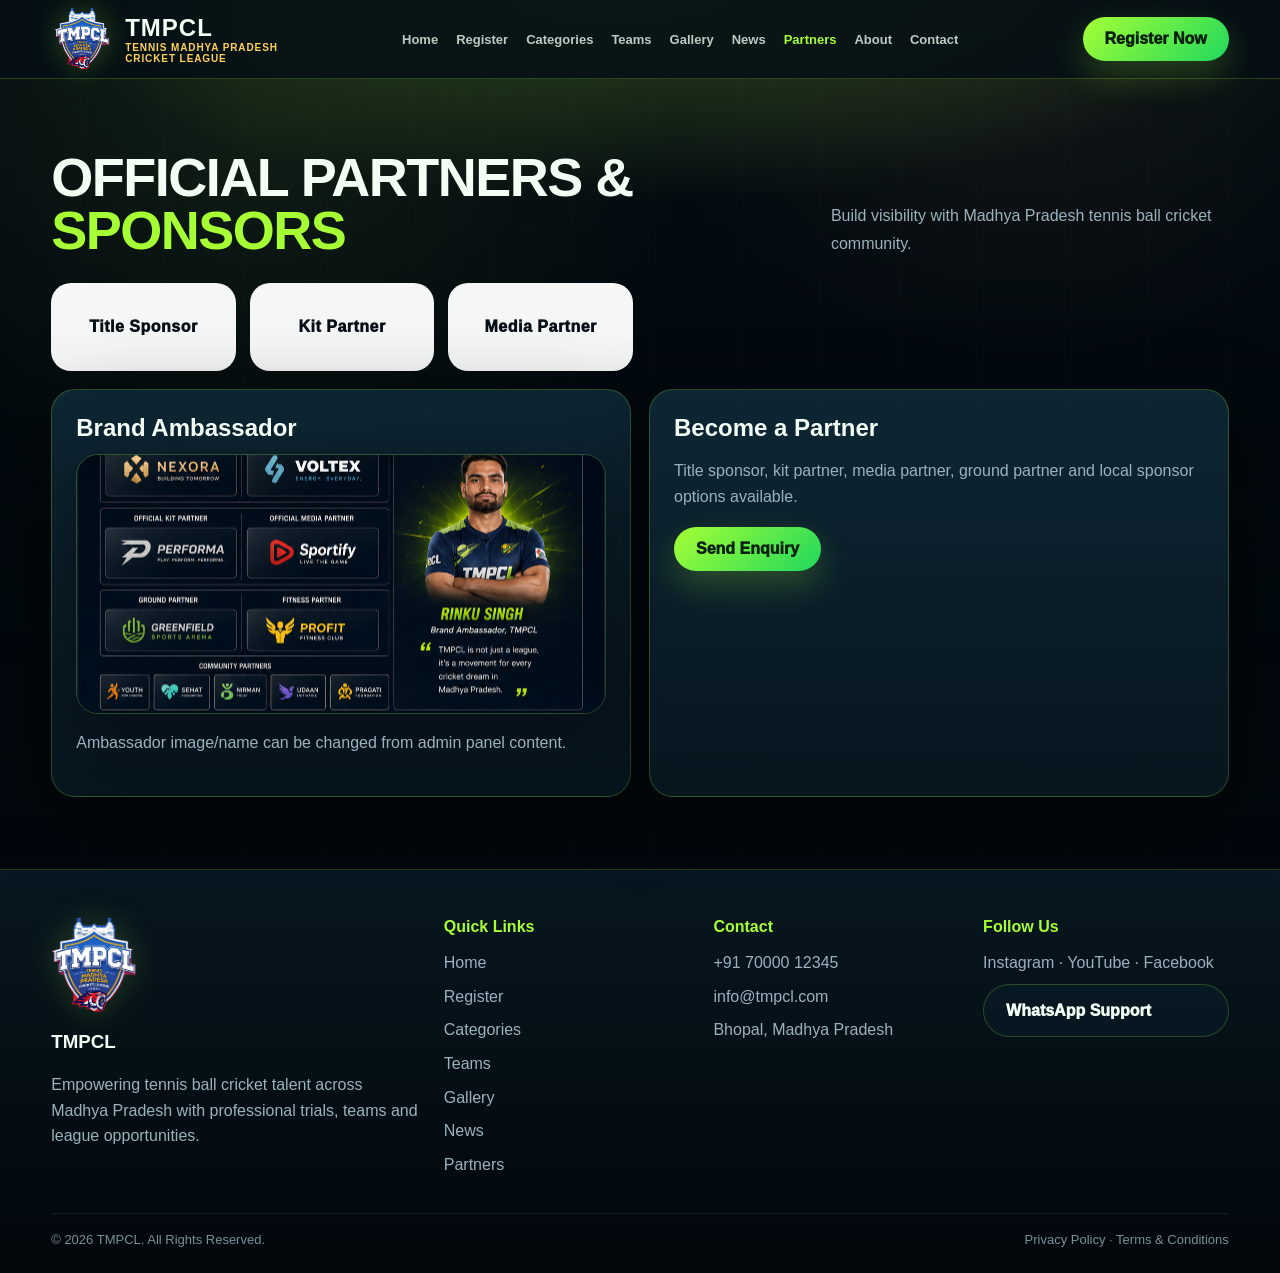
<file: partners.html>
<!doctype html><html lang="en"><head><meta charset="utf-8"><meta name="viewport" content="width=device-width,initial-scale=1"><title>Partners | TMPCL</title><link rel="stylesheet" href="styles.css"><script src="https://checkout.razorpay.com/v1/checkout.js"></script></head><body data-page="partners"><div class="stadium-bg"></div><header class="topbar"><div class="wrap nav"><a class="brand" href="index.html"><img src="tmpcl-logo.png" alt="TMPCL official logo"><span><strong>TMPCL</strong><small>TENNIS MADHYA PRADESH<br>CRICKET LEAGUE</small></span></a><nav class="links"><a href="index.html" data-nav="home">Home</a><a href="registration.html" data-nav="registration">Register</a><a href="categories.html" data-nav="categories">Categories</a><a href="teams.html" data-nav="teams">Teams</a><a href="gallery.html" data-nav="gallery">Gallery</a><a href="news.html" data-nav="news">News</a><a href="partners.html" data-nav="partners">Partners</a><a href="about.html" data-nav="about">About</a><a href="contact.html" data-nav="contact">Contact</a></nav><a class="btn" href="registration.html">Register Now</a><button class="hamb">☰</button></div></header><main><section class="section"><div class="wrap"><div class="section-head"><h2>Official Partners & <span class="green">Sponsors</span></h2><p>Build visibility with Madhya Pradesh tennis ball cricket community.</p></div><div id="partnerList" class="partners"></div><br><div class="grid grid-2"><div class="card"><h3>Brand Ambassador</h3><img class="showcase-img" src="partners-preview.png" alt="ambassador"><p>Ambassador image/name can be changed from admin panel content.</p></div><div class="card"><h3>Become a Partner</h3><p>Title sponsor, kit partner, media partner, ground partner and local sponsor options available.</p><a class="btn" href="contact.html">Send Enquiry</a></div></div></div></section></main><footer class="footer"><div class="wrap"><div class="footer-grid"><div class="foot-brand"><img src="tmpcl-logo.png" alt="TMPCL"><h3>TMPCL</h3><p>Empowering tennis ball cricket talent across Madhya Pradesh with professional trials, teams and league opportunities.</p></div><div><h4>Quick Links</h4><a href="index.html">Home</a><a href="registration.html">Register</a><a href="categories.html">Categories</a><a href="teams.html">Teams</a><a href="gallery.html">Gallery</a><a href="news.html">News</a><a href="partners.html">Partners</a></div><div><h4>Contact</h4><p>+91 70000 12345</p><p>info@tmpcl.com</p><p>Bhopal, Madhya Pradesh</p></div><div><h4>Follow Us</h4><p>Instagram · YouTube · Facebook</p><a class="btn ghost" href="contact.html">WhatsApp Support</a></div></div><div class="copyright"><span>© 2026 TMPCL. All Rights Reserved.</span><span>Privacy Policy · Terms & Conditions</span></div></div></footer><nav class="bottom-nav"><a href="index.html" data-nav="home">●<br>Home</a><a href="registration.html" data-nav="registration">●<br>Register</a><a href="categories.html" data-nav="categories">●<br>Categories</a><a href="teams.html" data-nav="teams">●<br>Teams</a><a href="gallery.html" data-nav="gallery">●<br>Gallery</a></nav><script src="script.js"></script></body></html>
</file>
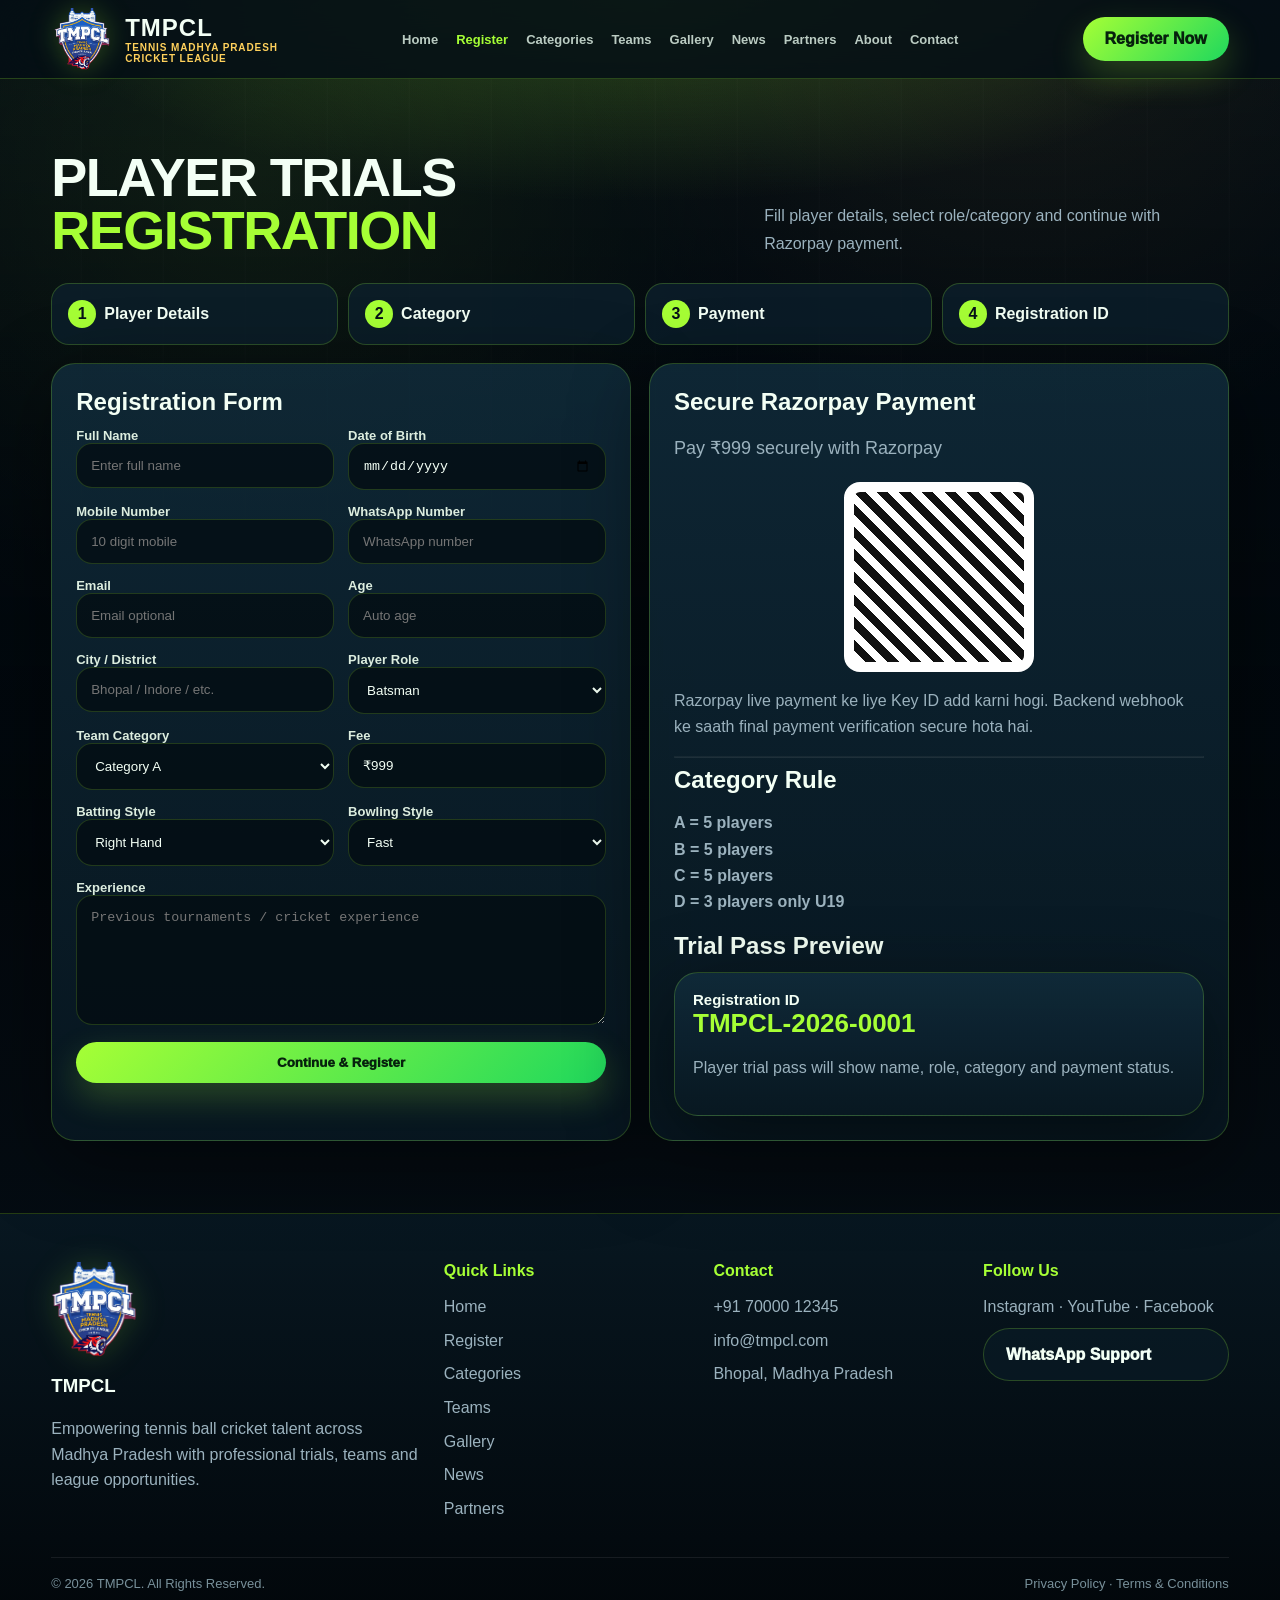
<file: registration.html>
<!doctype html><html lang="en"><head><meta charset="utf-8"><meta name="viewport" content="width=device-width,initial-scale=1"><title>Registration | TMPCL</title><link rel="stylesheet" href="styles.css"><script src="https://checkout.razorpay.com/v1/checkout.js"></script></head><body data-page="registration"><div class="stadium-bg"></div><header class="topbar"><div class="wrap nav"><a class="brand" href="index.html"><img src="tmpcl-logo.png" alt="TMPCL official logo"><span><strong>TMPCL</strong><small>TENNIS MADHYA PRADESH<br>CRICKET LEAGUE</small></span></a><nav class="links"><a href="index.html" data-nav="home">Home</a><a href="registration.html" data-nav="registration">Register</a><a href="categories.html" data-nav="categories">Categories</a><a href="teams.html" data-nav="teams">Teams</a><a href="gallery.html" data-nav="gallery">Gallery</a><a href="news.html" data-nav="news">News</a><a href="partners.html" data-nav="partners">Partners</a><a href="about.html" data-nav="about">About</a><a href="contact.html" data-nav="contact">Contact</a></nav><a class="btn" href="registration.html">Register Now</a><button class="hamb">☰</button></div></header><main><section class="section"><div class="wrap"><div class="section-head"><h2>Player Trials <span class="green">Registration</span></h2><p>Fill player details, select role/category and continue with Razorpay payment.</p></div><div class="steps"><div class="step"><b>1</b>Player Details</div><div class="step"><b>2</b>Category</div><div class="step"><b>3</b>Payment</div><div class="step"><b>4</b>Registration ID</div></div><br><div class="grid grid-2"><div class="card"><h3>Registration Form</h3><form id="registrationForm" class="form"><div class="form-row"><label>Full Name<input name="name" required placeholder="Enter full name"></label><label>Date of Birth<input id="dob" name="dob" type="date" required></label></div><div class="form-row"><label>Mobile Number<input name="mobile" required minlength="10" maxlength="10" placeholder="10 digit mobile"></label><label>WhatsApp Number<input name="whatsapp" required minlength="10" maxlength="10" placeholder="WhatsApp number"></label></div><div class="form-row"><label>Email<input name="email" type="email" placeholder="Email optional"></label><label>Age<input id="age" name="age_display" readonly placeholder="Auto age"></label></div><div class="form-row"><label>City / District<input name="district" required placeholder="Bhopal / Indore / etc."></label><label>Player Role<select id="role" name="role" required><option>Batsman</option><option>Bowler</option><option>All-Rounder</option><option>Wicket Keeper</option></select></label></div><div class="form-row"><label>Team Category<select id="category" name="category" required><option value="A">Category A</option><option value="B">Category B</option><option value="C">Category C</option><option value="D">Category D - Only U19</option></select></label><label>Fee<input id="fee" readonly></label></div><div class="form-row"><label>Batting Style<select name="batting"><option>Right Hand</option><option>Left Hand</option></select></label><label>Bowling Style<select name="bowling"><option>Fast</option><option>Medium Pace</option><option>Spin</option><option>Not Applicable</option></select></label></div><label>Experience<textarea name="experience" placeholder="Previous tournaments / cricket experience"></textarea></label><button class="btn" type="submit">Continue & Register</button><div id="successBox" class="success"><h3>Registration Saved</h3><p id="successText"></p></div></form></div><aside class="card"><h3>Secure Razorpay Payment</h3><p id="paySummary" class="lead">Pay securely with Razorpay</p><div class="qr"></div><p class="muted">Razorpay live payment ke liye Key ID add karni hogi. Backend webhook ke saath final payment verification secure hota hai.</p><hr style="border-color:rgba(255,255,255,.08)"><h3>Category Rule</h3><p><b>A = 5 players</b><br><b>B = 5 players</b><br><b>C = 5 players</b><br><b>D = 3 players only U19</b></p><h3>Trial Pass Preview</h3><div class="mini-card"><b>Registration ID</b><strong>TMPCL-2026-0001</strong><p>Player trial pass will show name, role, category and payment status.</p></div></aside></div></div></section></main><footer class="footer"><div class="wrap"><div class="footer-grid"><div class="foot-brand"><img src="tmpcl-logo.png" alt="TMPCL"><h3>TMPCL</h3><p>Empowering tennis ball cricket talent across Madhya Pradesh with professional trials, teams and league opportunities.</p></div><div><h4>Quick Links</h4><a href="index.html">Home</a><a href="registration.html">Register</a><a href="categories.html">Categories</a><a href="teams.html">Teams</a><a href="gallery.html">Gallery</a><a href="news.html">News</a><a href="partners.html">Partners</a></div><div><h4>Contact</h4><p>+91 70000 12345</p><p>info@tmpcl.com</p><p>Bhopal, Madhya Pradesh</p></div><div><h4>Follow Us</h4><p>Instagram · YouTube · Facebook</p><a class="btn ghost" href="contact.html">WhatsApp Support</a></div></div><div class="copyright"><span>© 2026 TMPCL. All Rights Reserved.</span><span>Privacy Policy · Terms & Conditions</span></div></div></footer><nav class="bottom-nav"><a href="index.html" data-nav="home">●<br>Home</a><a href="registration.html" data-nav="registration">●<br>Register</a><a href="categories.html" data-nav="categories">●<br>Categories</a><a href="teams.html" data-nav="teams">●<br>Teams</a><a href="gallery.html" data-nav="gallery">●<br>Gallery</a></nav><script src="script.js"></script></body></html>
</file>
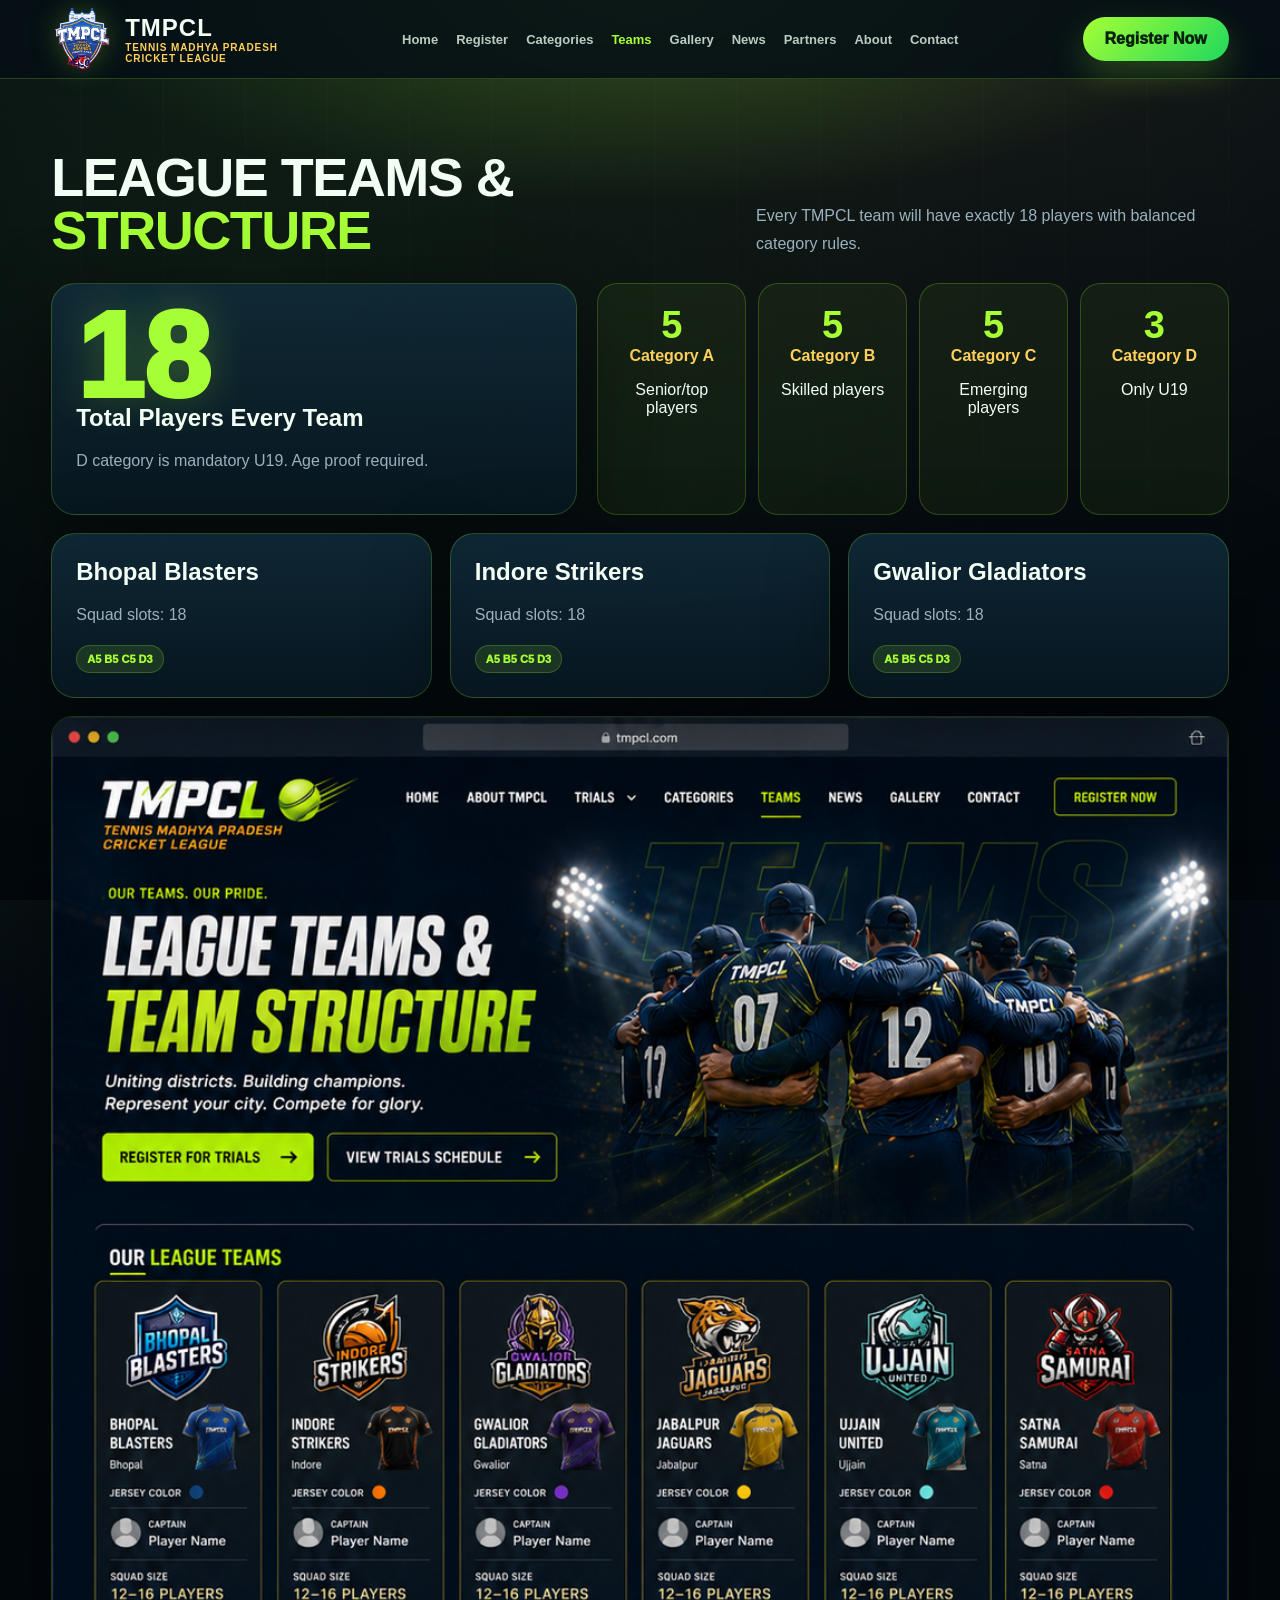
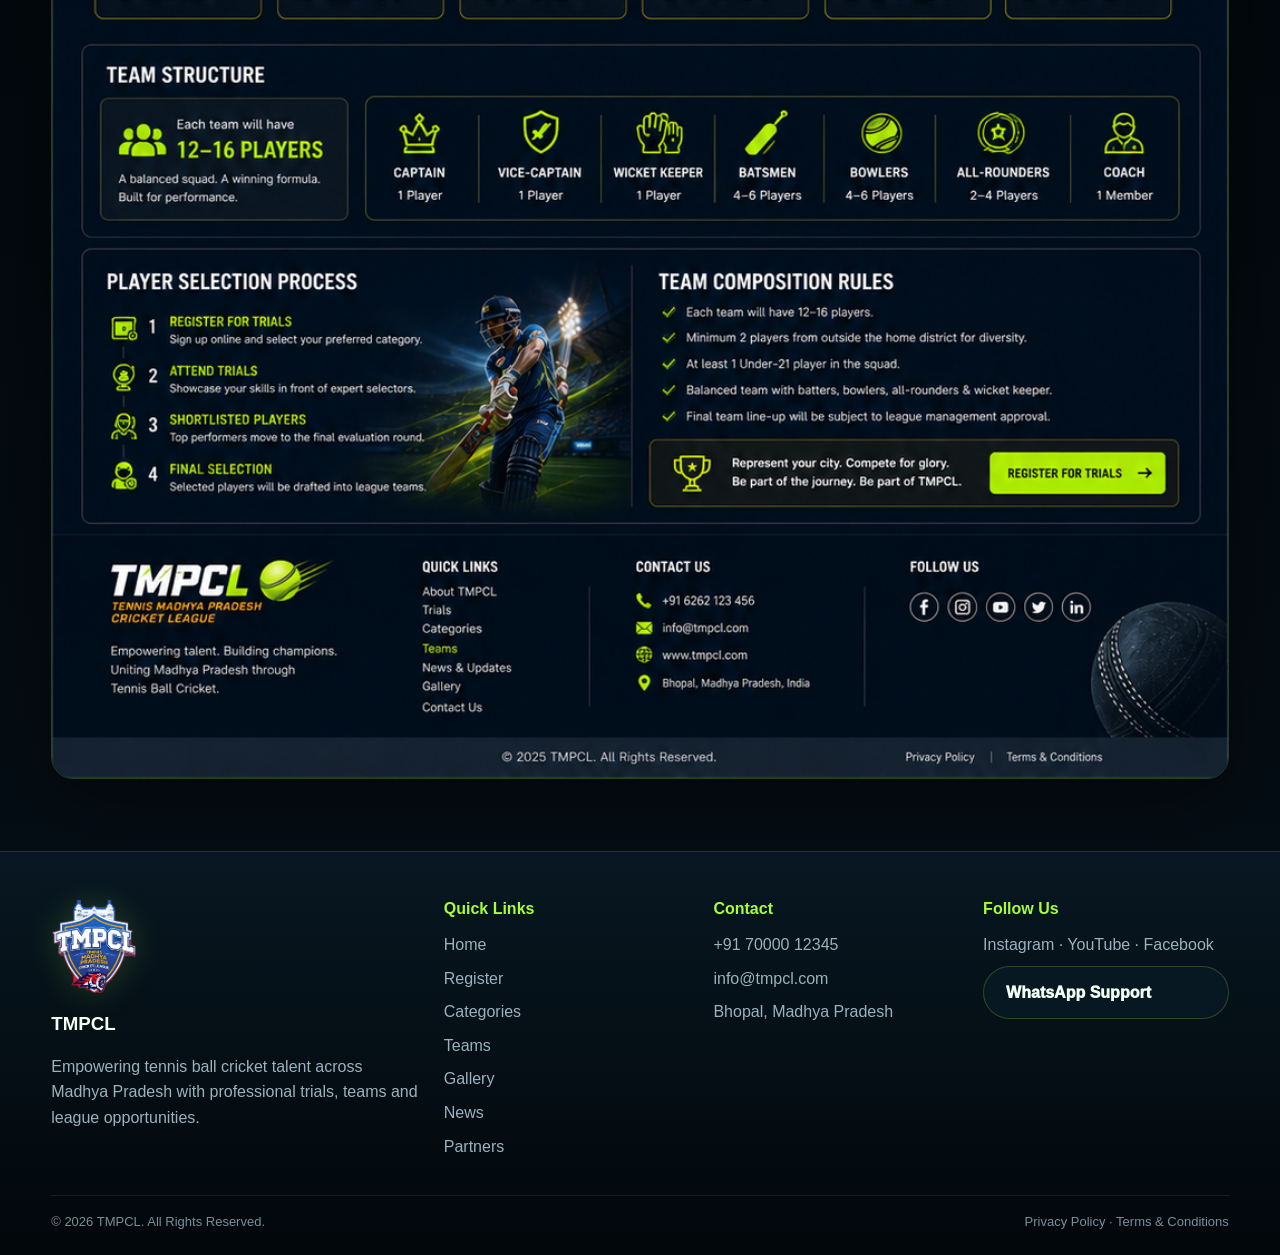
<file: teams.html>
<!doctype html><html lang="en"><head><meta charset="utf-8"><meta name="viewport" content="width=device-width,initial-scale=1"><title>Teams | TMPCL</title><link rel="stylesheet" href="styles.css"><script src="https://checkout.razorpay.com/v1/checkout.js"></script></head><body data-page="teams"><div class="stadium-bg"></div><header class="topbar"><div class="wrap nav"><a class="brand" href="index.html"><img src="tmpcl-logo.png" alt="TMPCL official logo"><span><strong>TMPCL</strong><small>TENNIS MADHYA PRADESH<br>CRICKET LEAGUE</small></span></a><nav class="links"><a href="index.html" data-nav="home">Home</a><a href="registration.html" data-nav="registration">Register</a><a href="categories.html" data-nav="categories">Categories</a><a href="teams.html" data-nav="teams">Teams</a><a href="gallery.html" data-nav="gallery">Gallery</a><a href="news.html" data-nav="news">News</a><a href="partners.html" data-nav="partners">Partners</a><a href="about.html" data-nav="about">About</a><a href="contact.html" data-nav="contact">Contact</a></nav><a class="btn" href="registration.html">Register Now</a><button class="hamb">☰</button></div></header><main><section class="section"><div class="wrap"><div class="section-head"><h2>League Teams & <span class="green">Structure</span></h2><p>Every TMPCL team will have exactly 18 players with balanced category rules.</p></div><div class="team-structure"><div class="card"><div class="big-18">18</div><h3>Total Players Every Team</h3><p>D category is mandatory U19. Age proof required.</p></div><div class="slots"><div class="slot"><strong>5</strong><em>Category A</em><p>Senior/top players</p></div><div class="slot"><strong>5</strong><em>Category B</em><p>Skilled players</p></div><div class="slot"><strong>5</strong><em>Category C</em><p>Emerging players</p></div><div class="slot"><strong>3</strong><em>Category D</em><p>Only U19</p></div></div></div><br><div class="grid grid-3"><div class="card"><h3>Bhopal Blasters</h3><p>Squad slots: 18</p><span class="tag">A5 B5 C5 D3</span></div><div class="card"><h3>Indore Strikers</h3><p>Squad slots: 18</p><span class="tag">A5 B5 C5 D3</span></div><div class="card"><h3>Gwalior Gladiators</h3><p>Squad slots: 18</p><span class="tag">A5 B5 C5 D3</span></div></div><br><img class="showcase-img" style="height:auto" src="teams-preview.png" alt="teams preview"></div></section></main><footer class="footer"><div class="wrap"><div class="footer-grid"><div class="foot-brand"><img src="tmpcl-logo.png" alt="TMPCL"><h3>TMPCL</h3><p>Empowering tennis ball cricket talent across Madhya Pradesh with professional trials, teams and league opportunities.</p></div><div><h4>Quick Links</h4><a href="index.html">Home</a><a href="registration.html">Register</a><a href="categories.html">Categories</a><a href="teams.html">Teams</a><a href="gallery.html">Gallery</a><a href="news.html">News</a><a href="partners.html">Partners</a></div><div><h4>Contact</h4><p>+91 70000 12345</p><p>info@tmpcl.com</p><p>Bhopal, Madhya Pradesh</p></div><div><h4>Follow Us</h4><p>Instagram · YouTube · Facebook</p><a class="btn ghost" href="contact.html">WhatsApp Support</a></div></div><div class="copyright"><span>© 2026 TMPCL. All Rights Reserved.</span><span>Privacy Policy · Terms & Conditions</span></div></div></footer><nav class="bottom-nav"><a href="index.html" data-nav="home">●<br>Home</a><a href="registration.html" data-nav="registration">●<br>Register</a><a href="categories.html" data-nav="categories">●<br>Categories</a><a href="teams.html" data-nav="teams">●<br>Teams</a><a href="gallery.html" data-nav="gallery">●<br>Gallery</a></nav><script src="script.js"></script></body></html>
</file>
<file: styles.css>
:root{
  --bg:#061018;--bg2:#0a1b27;--card:#0d2230;--card2:#102d3d;--line:rgba(161,255,53,.22);--green:#a6ff35;--green2:#1fd85d;--gold:#ffd15c;--text:#f3fff5;--muted:#9bb2be;--danger:#ff5a6e;--orange:#ff9f2f;--shadow:0 22px 80px rgba(0,0,0,.45);--radius:24px
}
*{box-sizing:border-box}html{scroll-behavior:smooth}body{margin:0;font-family:Inter,Arial,sans-serif;background:radial-gradient(circle at 20% 10%,rgba(166,255,53,.14),transparent 28%),radial-gradient(circle at 80% 0%,rgba(255,209,92,.12),transparent 24%),linear-gradient(180deg,var(--bg),#03080d 55%,#061018);color:var(--text);overflow-x:hidden}.stadium-bg{position:fixed;inset:0;pointer-events:none;z-index:-2;background:linear-gradient(180deg,rgba(2,8,13,.35),rgba(2,8,13,.96)),repeating-linear-gradient(90deg,transparent 0 80px,rgba(255,255,255,.02) 81px 82px)}.stadium-bg:before{content:"";position:absolute;left:-10%;right:-10%;top:0;height:260px;background:radial-gradient(ellipse at 50% 0%,rgba(166,255,53,.22),transparent 55%)}a{color:inherit;text-decoration:none}img{max-width:100%;display:block}.wrap{width:min(1180px,92vw);margin:auto}.topbar{position:sticky;top:0;z-index:50;background:rgba(4,14,21,.82);backdrop-filter:blur(18px);border-bottom:1px solid var(--line)}.nav{display:flex;align-items:center;justify-content:space-between;min-height:78px;gap:18px}.brand{display:flex;align-items:center;gap:12px}.brand img{width:62px;height:62px;object-fit:contain;filter:drop-shadow(0 0 14px rgba(166,255,53,.25));background:transparent}.brand strong{font-size:24px;letter-spacing:1px}.brand small{display:block;color:var(--gold);font-size:10px;font-weight:800;letter-spacing:.9px}.links{display:flex;gap:18px;align-items:center;font-size:13px;font-weight:800;color:#d8eadf}.links a{opacity:.86}.links a.active,.links a:hover{color:var(--green);opacity:1}.hamb{display:none;background:#102532;border:1px solid var(--line);color:var(--green);border-radius:14px;padding:10px 12px;font-weight:900}.btn{display:inline-flex;align-items:center;justify-content:center;gap:9px;border:0;border-radius:999px;background:linear-gradient(135deg,var(--green),var(--green2));color:#06210d;font-weight:950;padding:13px 22px;cursor:pointer;box-shadow:0 14px 34px rgba(166,255,53,.22);white-space:nowrap}.btn.ghost{background:rgba(10,28,39,.65);border:1px solid var(--line);color:var(--text);box-shadow:none}.btn.gold{background:linear-gradient(135deg,var(--gold),#ff9f2f);color:#211200}.section{padding:72px 0}.hero{position:relative;min-height:690px;display:grid;align-items:center;overflow:hidden;border-bottom:1px solid rgba(166,255,53,.15)}.hero:before{content:"";position:absolute;inset:0;background:radial-gradient(circle at 72% 28%,rgba(166,255,53,.24),transparent 25%),linear-gradient(90deg,rgba(6,16,24,.96) 0%,rgba(6,16,24,.8) 45%,rgba(6,16,24,.35) 100%),url('mobile-preview.png') right center/contain no-repeat;opacity:.92}.hero:after{content:"TMPCL";position:absolute;right:-40px;top:110px;font-size:160px;font-weight:950;color:transparent;-webkit-text-stroke:1px rgba(166,255,53,.13)}.hero-inner{position:relative;z-index:2;display:grid;grid-template-columns:1.1fr .9fr;gap:34px;align-items:center}.eyebrow{display:inline-flex;gap:8px;align-items:center;color:#061018;background:linear-gradient(135deg,var(--gold),#ffe8a6);border-radius:999px;padding:8px 14px;font-size:12px;font-weight:950;letter-spacing:.6px}.title{font-size:clamp(42px,7vw,88px);line-height:.92;margin:18px 0 16px;letter-spacing:-3px;text-transform:uppercase}.title span,.green{color:var(--green)}.lead{font-size:18px;color:#d8e9dd;line-height:1.7;max-width:650px}.hero-actions{display:flex;gap:12px;flex-wrap:wrap;margin:28px 0}.fee-row,.stats-row{display:grid;grid-template-columns:repeat(3,1fr);gap:14px;margin-top:22px}.mini-card,.stat,.card{background:linear-gradient(180deg,rgba(17,45,61,.82),rgba(8,24,34,.86));border:1px solid var(--line);border-radius:var(--radius);box-shadow:var(--shadow);position:relative;overflow:hidden}.mini-card{padding:18px}.mini-card b{display:block;font-size:15px}.mini-card strong{font-size:26px;color:var(--green)}.stat{padding:22px;text-align:center}.stat strong{font-size:35px;color:var(--green)}.stat span{display:block;color:var(--muted);font-weight:800;font-size:12px}.phone-preview{background:rgba(10,29,41,.62);border:1px solid var(--line);border-radius:34px;padding:14px;box-shadow:0 28px 90px rgba(0,0,0,.55);transform:rotate(2deg)}.phone-preview img{border-radius:24px}.section-head{display:flex;justify-content:space-between;gap:20px;align-items:end;margin-bottom:26px}.section-head h2{font-size:clamp(30px,5vw,54px);margin:0;line-height:.98;text-transform:uppercase;letter-spacing:-1.5px}.section-head p{max-width:560px;color:var(--muted);line-height:1.7;margin:0}.grid{display:grid;gap:18px}.grid-3{grid-template-columns:repeat(3,1fr)}.grid-4{grid-template-columns:repeat(4,1fr)}.grid-2{grid-template-columns:repeat(2,1fr)}.card{padding:24px}.card h3{margin:0 0 12px;font-size:24px}.card p,.muted{color:var(--muted);line-height:1.65}.icon{width:46px;height:46px;border-radius:16px;display:grid;place-items:center;background:rgba(166,255,53,.12);color:var(--green);border:1px solid var(--line);font-weight:950;margin-bottom:14px}.category-card{min-height:285px}.category-card .price{font-size:30px;color:var(--gold);font-weight:950}.team-structure{display:grid;grid-template-columns:1fr 1.2fr;gap:20px}.big-18{font-size:120px;line-height:.8;color:var(--green);font-weight:950;text-shadow:0 0 40px rgba(166,255,53,.25)}.slots{display:grid;grid-template-columns:repeat(4,1fr);gap:12px}.slot{border:1px solid var(--line);border-radius:20px;padding:20px;text-align:center;background:rgba(166,255,53,.06)}.slot strong{font-size:38px;color:var(--green);display:block}.slot em{font-style:normal;color:var(--gold);font-weight:900}.showcase-img{border-radius:22px;border:1px solid var(--line);box-shadow:var(--shadow);height:260px;object-fit:cover;width:100%}.gallery-grid{display:grid;grid-template-columns:1.3fr .8fr .8fr;gap:14px}.gallery-grid img:first-child{grid-row:span 2;height:434px}.news-card{display:grid;grid-template-columns:170px 1fr;gap:18px;align-items:center}.news-card img{height:130px;width:100%;object-fit:cover;border-radius:18px}.tag{display:inline-flex;padding:7px 10px;border-radius:999px;background:rgba(166,255,53,.12);color:var(--green);font-weight:950;font-size:11px;border:1px solid var(--line)}.partners{display:grid;grid-template-columns:repeat(6,1fr);gap:14px}.partner-logo{height:88px;border-radius:20px;background:#f5f7f7;color:#071016;display:grid;place-items:center;font-weight:950;letter-spacing:.5px}.form{display:grid;gap:14px}.form-row{display:grid;grid-template-columns:repeat(2,1fr);gap:14px}label{font-size:13px;font-weight:900;color:#dceddf}input,select,textarea{width:100%;border:1px solid rgba(166,255,53,.18);background:rgba(3,12,18,.75);color:var(--text);border-radius:16px;padding:14px 14px;outline:none}textarea{min-height:130px;resize:vertical}input:focus,select:focus,textarea:focus{border-color:var(--green);box-shadow:0 0 0 4px rgba(166,255,53,.08)}.steps{display:grid;grid-template-columns:repeat(4,1fr);gap:10px}.step{padding:16px;border-radius:18px;background:rgba(12,33,46,.75);border:1px solid var(--line);font-weight:900}.step b{display:inline-grid;place-items:center;width:28px;height:28px;border-radius:50%;background:var(--green);color:#061018;margin-right:8px}.paybox{display:grid;grid-template-columns:1fr 1fr;gap:16px}.qr{aspect-ratio:1/1;max-width:190px;background:repeating-linear-gradient(45deg,#fff 0 8px,#111 8px 16px);border:10px solid #fff;border-radius:16px;margin:auto}.success{display:none;border:1px solid rgba(166,255,53,.35);background:rgba(166,255,53,.09);border-radius:22px;padding:20px;margin-top:16px}.bottom-nav{display:none}.footer{background:linear-gradient(180deg,rgba(8,24,34,.95),rgba(2,7,11,.98));border-top:1px solid var(--line);padding:48px 0 26px}.footer-grid{display:grid;grid-template-columns:1.5fr 1fr 1fr 1fr;gap:24px}.foot-brand img{width:86px;background:transparent;filter:drop-shadow(0 0 16px rgba(166,255,53,.18))}.footer h4{color:var(--green);margin:0 0 14px}.footer a,.footer p{display:block;color:var(--muted);margin:8px 0;line-height:1.6}.copyright{border-top:1px solid rgba(255,255,255,.08);margin-top:28px;padding-top:18px;color:#78909a;font-size:13px;display:flex;justify-content:space-between;gap:20px}.admin-shell{display:none}.admin-top{display:grid;grid-template-columns:repeat(4,1fr);gap:14px;margin:20px 0}.table-wrap{overflow:auto}.table{width:100%;border-collapse:collapse;min-width:800px}.table th,.table td{padding:13px;border-bottom:1px solid rgba(255,255,255,.08);text-align:left;font-size:13px}.table th{color:var(--green)}.badge{border-radius:999px;padding:6px 10px;background:rgba(166,255,53,.12);color:var(--green);font-weight:900;font-size:12px}.danger{color:var(--danger)}.mobile-title{display:none}
@media(max-width:900px){.links{display:none;position:absolute;left:4vw;right:4vw;top:78px;flex-direction:column;align-items:flex-start;padding:18px;background:#071722;border:1px solid var(--line);border-radius:24px}.links.open{display:flex}.hamb{display:block}.nav{min-height:70px}.brand img{width:48px;height:48px}.brand strong{font-size:20px}.hero{min-height:auto;padding:46px 0}.hero:before{background:linear-gradient(180deg,rgba(6,16,24,.68),rgba(6,16,24,.96)),url('mobile-preview.png') center top/cover no-repeat;opacity:.72}.hero:after{font-size:80px;right:-30px;top:80px}.hero-inner{grid-template-columns:1fr}.title{letter-spacing:-1.6px}.lead{font-size:15px}.fee-row,.stats-row,.grid-3,.grid-4,.grid-2,.team-structure,.form-row,.paybox,.footer-grid,.admin-top{grid-template-columns:1fr}.slots{grid-template-columns:repeat(2,1fr)}.gallery-grid{grid-template-columns:1fr}.gallery-grid img:first-child{height:260px}.news-card{grid-template-columns:1fr}.partners{grid-template-columns:repeat(2,1fr)}.section{padding:46px 0}.section-head{display:block}.section-head h2{margin-bottom:12px}.steps{grid-template-columns:1fr 1fr}.phone-preview{display:none}.bottom-nav{position:fixed;left:0;right:0;bottom:0;z-index:60;display:grid;grid-template-columns:repeat(5,1fr);background:rgba(4,13,20,.92);backdrop-filter:blur(12px);border-top:1px solid var(--line)}.bottom-nav a{padding:10px 4px;text-align:center;font-size:10px;color:#cfe0d3}.bottom-nav a.active{color:var(--green)}body{padding-bottom:66px}.copyright{display:block}.mobile-title{display:block}.desktop-title{display:none}}

/* TMPCL Home Prize Update */
.home-hero:before{background:radial-gradient(circle at 72% 28%,rgba(166,255,53,.24),transparent 25%),linear-gradient(90deg,rgba(6,16,24,.98) 0%,rgba(6,16,24,.84) 48%,rgba(6,16,24,.46) 100%),url('prize-preview.png') right center/contain no-repeat;opacity:.9}.home-hero .title{max-width:760px}.prize-badge{display:inline-flex;align-items:center;gap:10px;margin:0 0 8px;padding:13px 18px;border-radius:20px;background:linear-gradient(135deg,rgba(255,209,92,.18),rgba(166,255,53,.12));border:1px solid rgba(255,209,92,.42);color:var(--gold);font-size:clamp(28px,4vw,54px);line-height:1;font-weight:950;text-transform:uppercase;letter-spacing:-1px;box-shadow:0 0 42px rgba(255,209,92,.12)}.hero-prize-row{display:grid;grid-template-columns:repeat(3,1fr);gap:14px;margin-top:24px;max-width:760px}.prize-mini{padding:18px;border-radius:22px;background:linear-gradient(180deg,rgba(17,45,61,.86),rgba(8,24,34,.9));border:1px solid rgba(166,255,53,.2);box-shadow:var(--shadow)}.prize-mini small{display:block;color:var(--muted);font-weight:900;text-transform:uppercase;font-size:11px;letter-spacing:.5px}.prize-mini strong{display:block;margin-top:6px;font-size:clamp(24px,3vw,38px);line-height:1;color:var(--green)}.prize-mini.champion{border-color:rgba(255,209,92,.55)}.prize-mini.champion strong{color:var(--gold)}.prize-mini.runner{border-color:rgba(108,191,255,.45)}.prize-mini.bike{border-color:rgba(255,120,70,.48)}.hero-note{color:#d8e9dd;font-weight:800;line-height:1.65;max-width:720px}.prize-phone{transform:rotate(1deg);padding:10px;background:linear-gradient(180deg,rgba(17,45,61,.72),rgba(8,24,34,.9));}.prize-phone img{border-radius:26px}.awards-section{background:linear-gradient(180deg,rgba(255,209,92,.05),rgba(166,255,53,.03));border-top:1px solid rgba(255,255,255,.06);border-bottom:1px solid rgba(255,255,255,.06)}.awards-grid{display:grid;grid-template-columns:repeat(4,1fr);gap:16px}.award-card{padding:24px;border-radius:24px;background:linear-gradient(180deg,rgba(17,45,61,.84),rgba(8,24,34,.9));border:1px solid rgba(166,255,53,.22);box-shadow:var(--shadow);position:relative;overflow:hidden}.award-card:after{content:"";position:absolute;inset:auto -20% -50% -20%;height:120px;background:radial-gradient(ellipse at center,rgba(166,255,53,.18),transparent 65%)}.award-card h3{margin:12px 0 8px;font-size:20px}.award-card strong{display:block;font-size:clamp(26px,3vw,42px);line-height:1;color:var(--green);font-weight:950}.award-card p{color:var(--muted);line-height:1.55}.award-icon{width:52px;height:52px;border-radius:18px;display:grid;place-items:center;background:rgba(166,255,53,.1);border:1px solid rgba(166,255,53,.24);color:var(--green);font-weight:950;font-size:24px}.award-big{grid-column:span 2}.gold-glow{border-color:rgba(255,209,92,.55)}.gold-glow strong{color:var(--gold)}.silver-glow{border-color:rgba(126,202,255,.42)}.silver-glow strong{color:#dff2ff}.bike-glow{border-color:rgba(255,128,60,.45)}.blue-glow strong{color:#52c7ff}.purple-glow strong{color:#d066ff}.orange-glow strong{color:#ff9f2f}.home-stats{grid-template-columns:repeat(4,1fr)}.join-section .card{min-height:230px}.cta-card{display:flex;align-items:center;justify-content:space-between;gap:22px;padding:30px;border-radius:28px;border:1px solid rgba(166,255,53,.28);background:linear-gradient(135deg,rgba(17,45,61,.9),rgba(8,24,34,.92));box-shadow:var(--shadow)}.cta-card h2{font-size:clamp(30px,5vw,54px);line-height:1;margin:14px 0 8px;text-transform:uppercase;letter-spacing:-1px}.cta-card p{color:var(--muted);font-size:17px}.topbar .brand img,.footer .foot-brand img{mix-blend-mode:normal}
@media(max-width:900px){.home-hero:before{background:linear-gradient(180deg,rgba(6,16,24,.62),rgba(6,16,24,.98)),url('prize-preview.png') center top/cover no-repeat}.prize-badge{font-size:31px}.hero-prize-row,.awards-grid,.home-stats{grid-template-columns:1fr}.award-big{grid-column:auto}.cta-card{display:block}.hero-note{font-size:13px}.brand img{width:54px!important;height:54px!important}}

/* Premium rebuilt home page */
.home-rebuild .brand-only img{width:82px;height:82px;object-fit:contain;background:transparent;filter:drop-shadow(0 12px 30px rgba(0,0,0,.45)) drop-shadow(0 0 14px rgba(166,255,53,.18))}.home-rebuild .nav{min-height:88px}.home-rebuild .topbar{background:linear-gradient(180deg,rgba(4,12,20,.92),rgba(4,12,20,.78));border-bottom:1px solid rgba(255,209,92,.14)}.pro-hero{position:relative;min-height:calc(100vh - 88px);display:flex;align-items:center;overflow:hidden;padding:74px 0 58px;background:radial-gradient(circle at 82% 22%,rgba(166,255,53,.18),transparent 25%),radial-gradient(circle at 16% 18%,rgba(255,209,92,.13),transparent 30%),linear-gradient(135deg,#061018 0%,#071d2a 48%,#02070b 100%)}.pro-hero:before{content:"";position:absolute;inset:0;background:linear-gradient(180deg,rgba(0,0,0,.25),rgba(0,0,0,.66)),repeating-linear-gradient(104deg,transparent 0 66px,rgba(255,255,255,.026) 67px 68px),radial-gradient(ellipse at 50% 94%,rgba(166,255,53,.16),transparent 58%);pointer-events:none}.pro-hero:after{content:"TMPCL";position:absolute;right:-5vw;top:12%;font-size:clamp(110px,18vw,270px);font-weight:950;letter-spacing:-10px;color:transparent;-webkit-text-stroke:1px rgba(166,255,53,.12);line-height:.8;pointer-events:none}.hero-lights{position:absolute;inset:0;pointer-events:none}.hero-lights:before,.hero-lights:after{content:"";position:absolute;top:48px;width:190px;height:190px;background:radial-gradient(circle,#fff 0 2px,transparent 3px);background-size:24px 24px;filter:drop-shadow(0 0 38px rgba(255,255,255,.75));opacity:.33;transform:rotate(-12deg)}.hero-lights:before{left:5%}.hero-lights:after{right:5%;transform:rotate(12deg)}.pro-hero-grid{position:relative;z-index:2;display:grid;grid-template-columns:minmax(0,1.05fr) minmax(360px,.95fr);gap:44px;align-items:center}.premium-chip{background:rgba(166,255,53,.1);border:1px solid rgba(166,255,53,.34);padding:10px 14px;border-radius:999px;box-shadow:0 0 28px rgba(166,255,53,.08)}.pro-title{font-size:clamp(46px,7vw,96px);line-height:.88;margin:22px 0 18px;text-transform:uppercase;letter-spacing:-3px}.pro-title span{display:block;color:var(--green);text-shadow:0 0 36px rgba(166,255,53,.26)}.mega-prize-line{display:inline-grid;gap:3px;padding:18px 22px 20px;border-radius:28px;background:linear-gradient(135deg,rgba(255,209,92,.19),rgba(166,255,53,.11) 44%,rgba(12,33,46,.82));border:1px solid rgba(255,209,92,.52);box-shadow:0 30px 90px rgba(0,0,0,.4),0 0 62px rgba(255,209,92,.13)}.mega-prize-line small,.mega-prize-line span{text-transform:uppercase;font-weight:950;letter-spacing:1.3px;color:#dfeee1}.mega-prize-line strong{font-size:clamp(52px,7vw,98px);line-height:.84;color:var(--gold);letter-spacing:-3px;text-shadow:0 0 34px rgba(255,209,92,.2)}.pro-lead{max-width:720px;margin-top:22px;color:#dcebe0}.hero-main-btn{font-size:16px;box-shadow:0 18px 46px rgba(166,255,53,.2)}.hero-ghost-btn{border-color:rgba(255,209,92,.38);color:#fff}.trust-strip{display:flex;flex-wrap:wrap;gap:10px;margin-top:22px}.trust-strip span{padding:10px 13px;border-radius:999px;border:1px solid rgba(166,255,53,.18);background:rgba(5,18,28,.74);font-size:12px;font-weight:900;color:#d6e9dc}.pro-prize-stage{position:relative;min-height:620px;border:1px solid rgba(166,255,53,.18);border-radius:42px;background:linear-gradient(180deg,rgba(13,34,48,.58),rgba(5,14,22,.78));box-shadow:0 42px 110px rgba(0,0,0,.48);overflow:hidden;padding:24px}.pro-prize-stage:before{content:"";position:absolute;inset:0;background:radial-gradient(circle at 50% 36%,rgba(255,209,92,.18),transparent 34%),radial-gradient(circle at 72% 78%,rgba(166,255,53,.15),transparent 30%),linear-gradient(140deg,transparent 0 55%,rgba(166,255,53,.08) 56%,transparent 62%)}.crest-glow{position:absolute;left:50%;top:26px;transform:translateX(-50%);width:150px;height:150px;display:grid;place-items:center;z-index:3}.crest-glow img{max-width:150px;max-height:150px;object-fit:contain;background:transparent;filter:drop-shadow(0 16px 30px rgba(0,0,0,.55))}.trophy-visual{position:absolute;left:50%;top:178px;transform:translateX(-50%);width:240px;height:240px;display:grid;place-items:center;z-index:2}.cup-body{font-size:138px;filter:drop-shadow(0 22px 30px rgba(255,209,92,.23))}.cup-top,.cup-base{position:absolute;border-radius:50%;background:linear-gradient(90deg,transparent,rgba(255,209,92,.34),transparent);height:2px;left:0;right:0}.cup-top{top:12px}.cup-base{bottom:0}.hero-award-card{position:absolute;left:32px;right:32px;padding:22px;border-radius:26px;background:linear-gradient(135deg,rgba(9,23,35,.95),rgba(16,45,61,.9));border:1px solid rgba(166,255,53,.2);box-shadow:0 24px 62px rgba(0,0,0,.36);z-index:4}.hero-award-card small{display:block;text-transform:uppercase;font-weight:950;color:var(--muted);font-size:12px;letter-spacing:.7px}.hero-award-card strong{display:block;margin-top:6px;font-size:clamp(32px,4vw,52px);line-height:1;color:var(--green);font-weight:950}.hero-award-gold{bottom:172px;border-color:rgba(255,209,92,.52)}.hero-award-gold strong{color:var(--gold)}.hero-award-blue{bottom:92px;border-color:rgba(95,190,255,.42)}.hero-award-blue strong{color:#dff2ff}.hero-award-bike{bottom:12px;border-color:rgba(255,136,54,.42)}.hero-award-bike strong{color:#ffb45b}.center-head{text-align:center;display:block}.center-head p{margin:10px auto 0}.section-title{font-size:clamp(34px,5.5vw,68px);line-height:.94;margin:12px 0 18px;text-transform:uppercase;letter-spacing:-1.8px}.prize-premium-section{position:relative;background:linear-gradient(180deg,rgba(4,14,22,.96),rgba(7,21,31,.98));overflow:hidden}.prize-premium-section:before{content:"";position:absolute;inset:0;background:radial-gradient(circle at 20% 22%,rgba(255,209,92,.12),transparent 28%),radial-gradient(circle at 80% 48%,rgba(166,255,53,.1),transparent 28%);pointer-events:none}.prize-board{position:relative;z-index:2;display:grid;grid-template-columns:1.05fr .95fr;gap:20px;margin-top:30px}.prize-board-main{position:relative;overflow:hidden;min-height:390px;padding:42px;border-radius:36px;border:1px solid rgba(255,209,92,.45);background:linear-gradient(135deg,rgba(255,209,92,.13),rgba(6,16,24,.92) 52%,rgba(166,255,53,.09));box-shadow:0 34px 96px rgba(0,0,0,.46)}.prize-board-main:before{content:"🏆";position:absolute;right:28px;bottom:-10px;font-size:170px;opacity:.17;filter:drop-shadow(0 0 28px rgba(255,209,92,.35))}.board-label{display:inline-flex;padding:9px 13px;border-radius:999px;background:rgba(255,209,92,.13);border:1px solid rgba(255,209,92,.32);color:var(--gold);text-transform:uppercase;font-weight:950;font-size:12px}.prize-board-main strong{display:block;margin:26px 0 10px;font-size:clamp(70px,10vw,132px);line-height:.82;color:var(--gold);letter-spacing:-5px;text-shadow:0 0 42px rgba(255,209,92,.18)}.prize-board-main p{max-width:510px;color:#d9eade;line-height:1.75;font-size:18px}.winner-stack{display:grid;gap:14px}.pro-award{display:grid;grid-template-columns:74px 1fr;gap:18px;align-items:center;padding:22px;border-radius:28px;background:linear-gradient(135deg,rgba(15,41,57,.92),rgba(5,15,23,.96));border:1px solid rgba(166,255,53,.19);box-shadow:0 18px 58px rgba(0,0,0,.34)}.pro-award .award-mark{width:74px;height:74px;display:grid;place-items:center;border-radius:24px;background:rgba(166,255,53,.1);font-size:34px;border:1px solid rgba(166,255,53,.22)}.pro-award small{display:block;color:var(--muted);text-transform:uppercase;font-weight:950;letter-spacing:.5px}.pro-award strong{display:block;font-size:clamp(26px,3vw,44px);color:var(--green);line-height:1;margin:4px 0}.pro-award p{margin:0;color:var(--muted)}.pro-award.winner{border-color:rgba(255,209,92,.45)}.pro-award.winner strong{color:var(--gold)}.pro-award.runnerup{border-color:rgba(111,201,255,.38)}.pro-award.runnerup strong{color:#dff2ff}.pro-award.bikeaward{border-color:rgba(255,132,55,.38)}.pro-award.bikeaward strong{color:#ffb45b}.special-awards-grid{position:relative;z-index:2;display:grid;grid-template-columns:repeat(4,1fr);gap:14px;margin-top:18px}.special-award{min-height:190px;padding:22px;border-radius:28px;background:linear-gradient(180deg,rgba(15,41,57,.86),rgba(5,15,23,.95));border:1px solid rgba(166,255,53,.2);box-shadow:0 18px 58px rgba(0,0,0,.32)}.special-award span{width:54px;height:54px;border-radius:18px;display:grid;place-items:center;background:rgba(166,255,53,.1);color:var(--green);font-size:26px;font-weight:950;margin-bottom:18px}.special-award small{display:block;color:#dff1e4;text-transform:uppercase;font-weight:950}.special-award strong{display:block;margin:8px 0 4px;font-size:34px;line-height:1;color:var(--green)}.special-award em{font-style:normal;color:var(--muted);font-weight:800}.special-award.cyan{border-color:rgba(79,198,255,.32)}.special-award.cyan strong{color:#50c8ff}.special-award.purple{border-color:rgba(205,102,255,.34)}.special-award.purple strong{color:#d47aff}.special-award.orange{border-color:rgba(255,158,47,.34)}.special-award.orange strong{color:#ff9f2f}.quick-proof-section{padding:34px 0;background:rgba(0,0,0,.18);border-top:1px solid rgba(255,255,255,.06);border-bottom:1px solid rgba(255,255,255,.06)}.proof-grid{display:grid;grid-template-columns:repeat(4,1fr);gap:16px}.proof-card{padding:24px;border-radius:26px;background:rgba(13,34,48,.74);border:1px solid rgba(166,255,53,.18);text-align:center}.proof-card strong{display:block;font-size:42px;color:var(--green);line-height:1}.proof-card span{display:block;margin-top:8px;color:var(--muted);font-weight:900;text-transform:uppercase;font-size:12px}.squad-section{background:linear-gradient(135deg,rgba(166,255,53,.04),rgba(255,209,92,.04))}.squad-grid{display:grid;grid-template-columns:.86fr 1.14fr;gap:28px;align-items:center}.big-muted{font-size:17px}.squad-formula{display:grid;grid-template-columns:repeat(4,1fr);gap:12px;align-items:stretch}.formula-card{min-height:180px;border-radius:30px;padding:22px;text-align:center;background:linear-gradient(180deg,rgba(15,41,57,.88),rgba(5,15,23,.96));border:1px solid rgba(166,255,53,.2);box-shadow:0 20px 62px rgba(0,0,0,.34)}.formula-card b{display:inline-grid;place-items:center;width:50px;height:50px;border-radius:18px;background:rgba(166,255,53,.1);color:var(--green);font-size:24px}.formula-card strong{display:block;font-size:60px;line-height:1;margin:16px 0 3px;color:var(--green)}.formula-card span{color:var(--muted);font-weight:900;text-transform:uppercase;font-size:12px}.formula-card.d{border-color:rgba(255,209,92,.45)}.formula-card.d b,.formula-card.d strong{color:var(--gold)}.total-formula{grid-column:1/-1;padding:22px 26px;border-radius:28px;background:linear-gradient(90deg,rgba(255,209,92,.16),rgba(166,255,53,.1));border:1px solid rgba(255,209,92,.35);display:flex;align-items:center;justify-content:center;gap:18px}.total-formula strong{font-size:66px;color:var(--gold);line-height:1}.total-formula span{font-size:18px;font-weight:950;text-transform:uppercase}.process-grid{display:grid;grid-template-columns:repeat(4,1fr);gap:16px}.process-card{padding:24px;border-radius:30px;background:linear-gradient(180deg,rgba(15,41,57,.86),rgba(5,15,23,.94));border:1px solid rgba(166,255,53,.19);box-shadow:0 18px 56px rgba(0,0,0,.32)}.process-card b{display:inline-flex;color:#061018;background:var(--green);padding:8px 12px;border-radius:999px;font-weight:950}.process-card h3{font-size:24px;margin:18px 0 8px}.process-card p{color:var(--muted);line-height:1.65}.pro-card{position:relative;overflow:hidden}.pro-card:before{content:"";position:absolute;inset:auto -30% -45% -30%;height:130px;background:radial-gradient(ellipse at center,rgba(166,255,53,.16),transparent 66%)}.media-teaser-grid{display:grid;grid-template-columns:repeat(3,1fr);gap:18px}.media-teaser{position:relative;display:block;border-radius:30px;overflow:hidden;min-height:260px;border:1px solid rgba(166,255,53,.2);box-shadow:0 24px 70px rgba(0,0,0,.35);background:#0b1d29}.media-teaser img{width:100%;height:100%;object-fit:cover;position:absolute;inset:0;filter:saturate(1.04) contrast(1.04)}.media-teaser:after{content:"";position:absolute;inset:0;background:linear-gradient(180deg,transparent 20%,rgba(0,0,0,.76))}.media-teaser span{position:absolute;left:20px;right:20px;bottom:20px;z-index:2;color:#fff;font-size:26px;font-weight:950;text-transform:uppercase}.final-register-card{display:grid;grid-template-columns:120px 1fr auto;gap:24px;align-items:center;padding:30px;border-radius:34px;background:linear-gradient(135deg,rgba(255,209,92,.12),rgba(15,41,57,.92),rgba(166,255,53,.1));border:1px solid rgba(255,209,92,.32);box-shadow:0 28px 90px rgba(0,0,0,.4)}.final-register-card img{width:120px;height:120px;object-fit:contain;background:transparent;filter:drop-shadow(0 16px 26px rgba(0,0,0,.45))}.final-register-card h2{margin:8px 0;font-size:clamp(30px,4vw,52px);text-transform:uppercase;line-height:1}.final-register-card p{color:var(--muted);line-height:1.6;margin:0}.final-actions{display:grid;gap:12px;min-width:210px}.mobile-sticky-cta{display:none}.home-rebuild .footer{border-top-color:rgba(255,209,92,.18)}
@media(max-width:900px){.home-rebuild .nav{min-height:72px}.home-rebuild .brand-only img{width:58px!important;height:58px!important}.pro-hero{min-height:auto;padding:38px 0 34px}.pro-hero-grid,.prize-board,.squad-grid,.proof-grid,.process-grid,.media-teaser-grid,.special-awards-grid,.final-register-card{grid-template-columns:1fr}.pro-title{letter-spacing:-1.5px}.mega-prize-line{display:block;width:100%;padding:16px}.mega-prize-line strong{font-size:56px;letter-spacing:-2px}.pro-prize-stage{min-height:510px;border-radius:30px;margin-top:8px}.crest-glow{top:18px;width:118px;height:118px}.crest-glow img{max-width:118px;max-height:118px}.trophy-visual{top:142px}.cup-body{font-size:108px}.hero-award-card{left:18px;right:18px;padding:16px;border-radius:22px}.hero-award-gold{bottom:154px}.hero-award-blue{bottom:84px}.hero-award-bike{bottom:14px}.hero-award-card strong{font-size:30px}.prize-board-main{min-height:330px;padding:26px}.prize-board-main strong{font-size:66px;letter-spacing:-2px}.pro-award{grid-template-columns:56px 1fr;padding:18px;border-radius:22px}.pro-award .award-mark{width:56px;height:56px;border-radius:18px;font-size:28px}.pro-award strong{font-size:28px}.special-award{min-height:auto}.squad-formula{grid-template-columns:repeat(2,1fr)}.total-formula{display:block;text-align:center}.total-formula strong{display:block}.formula-card{min-height:152px;padding:18px}.formula-card strong{font-size:48px}.process-grid{gap:12px}.media-teaser{min-height:210px}.final-register-card{text-align:center}.final-register-card img{margin:auto}.final-actions{min-width:0}.nav-cta{display:none}.trust-strip{gap:8px}.trust-strip span{font-size:11px}.mobile-sticky-cta{position:fixed;left:12px;right:12px;bottom:74px;z-index:80;display:grid;grid-template-columns:1fr 1fr;gap:8px;pointer-events:auto}.mobile-sticky-cta a{display:grid;place-items:center;padding:12px;border-radius:999px;font-size:12px;font-weight:950;text-transform:uppercase;background:linear-gradient(135deg,var(--green),var(--green2));color:#061018;box-shadow:0 14px 36px rgba(0,0,0,.36)}.mobile-sticky-cta a:last-child{background:rgba(7,21,31,.92);color:var(--green);border:1px solid rgba(166,255,53,.25)}}
@media(max-width:540px){.pro-title{font-size:43px}.section-title{font-size:38px}.squad-formula{gap:10px}.proof-card strong{font-size:34px}.special-award strong{font-size:30px}.media-teaser span{font-size:22px}}

/* ==============================
   TMPCL HOME FINAL CLEAN BUILD
   ============================== */
body.home-final{
  background:#02070b;
  color:#f4fff7;
  overflow-x:hidden;
}
body.home-final:before{
  content:"";
  position:fixed;
  inset:0;
  z-index:-3;
  background:
    radial-gradient(circle at 20% 8%,rgba(161,255,53,.14),transparent 30%),
    radial-gradient(circle at 82% 10%,rgba(255,209,92,.10),transparent 26%),
    linear-gradient(180deg,#06121b 0%,#02070b 52%,#061018 100%);
}
body.home-final:after{
  content:"";
  position:fixed;
  inset:0;
  z-index:-2;
  pointer-events:none;
  background:
    repeating-linear-gradient(105deg,transparent 0 74px,rgba(255,255,255,.025) 75px 76px),
    radial-gradient(ellipse at 50% 0%,rgba(161,255,53,.08),transparent 48%);
}
.home-final .wrap{width:min(1240px,94vw);margin:auto}
.home-final .final-topbar{position:sticky;top:0;z-index:100;background:rgba(2,8,13,.92);border-bottom:1px solid rgba(255,209,92,.14);backdrop-filter:blur(16px)}
.home-final .final-nav{min-height:84px;display:flex;align-items:center;gap:22px;justify-content:space-between}
.home-final .final-brand img{width:78px;height:78px;object-fit:contain;background:transparent;filter:drop-shadow(0 14px 24px rgba(0,0,0,.55))}
.home-final .final-links{display:flex;gap:20px;align-items:center;font-size:13px;font-weight:950;letter-spacing:.2px;color:#d7e6da}
.home-final .final-links a.active,.home-final .final-links a:hover{color:var(--green)}
.home-final .final-nav-cta{padding:14px 26px;font-size:15px;border-radius:999px}
.home-final .btn{border-radius:999px;font-weight:950;text-transform:none;letter-spacing:.2px;box-shadow:0 18px 42px rgba(99,255,81,.18)}
.home-final .btn.ghost{border:1px solid rgba(161,255,53,.28);background:rgba(8,25,36,.78);box-shadow:none;color:#f1fff4}

.final-hero{position:relative;overflow:hidden;padding:78px 0 40px;min-height:760px;border-bottom:1px solid rgba(255,209,92,.16)}
.final-hero:before{content:"";position:absolute;inset:0;background:radial-gradient(circle at 14% 18%,rgba(255,209,92,.13),transparent 28%),radial-gradient(circle at 82% 26%,rgba(161,255,53,.15),transparent 28%),linear-gradient(180deg,rgba(2,7,11,.10),rgba(2,7,11,.76));pointer-events:none}
.final-hero:after{content:"";position:absolute;left:0;right:0;bottom:-1px;height:210px;background:linear-gradient(180deg,transparent,#02070b)}
.final-stadium-lights{position:absolute;inset:0;pointer-events:none;opacity:.42}
.final-stadium-lights:before,.final-stadium-lights:after{content:"";position:absolute;top:34px;width:230px;height:230px;background:radial-gradient(circle,#fff 0 2px,transparent 3px);background-size:24px 24px;filter:drop-shadow(0 0 38px rgba(255,255,255,.72));transform:rotate(-12deg)}
.final-stadium-lights:before{left:2%}.final-stadium-lights:after{right:2%;transform:rotate(12deg)}
.final-hero-grid{position:relative;z-index:3;display:grid;grid-template-columns:1.05fr .8fr;gap:48px;align-items:center}
.final-chip{display:inline-flex;align-items:center;gap:8px;padding:10px 16px;border-radius:999px;background:linear-gradient(135deg,#ffe083,#ffd15c);color:#081017;font-size:12px;font-weight:950;text-transform:uppercase;letter-spacing:.7px;box-shadow:0 14px 34px rgba(255,209,92,.15)}
.final-hero-copy h1{margin:24px 0 14px;font-size:clamp(68px,10vw,128px);line-height:.82;letter-spacing:-5px;text-transform:uppercase;color:var(--green);text-shadow:0 0 44px rgba(161,255,53,.28)}
.final-hero-copy h1 span{display:block;margin-top:10px;font-size:.39em;letter-spacing:1px;color:var(--gold);text-shadow:0 0 28px rgba(255,209,92,.20)}
.final-hero-copy p{max-width:760px;color:#e7f2ec;font-size:20px;line-height:1.7;margin:0}
.final-actions{display:flex;gap:14px;flex-wrap:wrap;margin-top:28px}
.final-actions .btn{padding:15px 25px;font-size:15px}
.final-trust-pills{display:flex;flex-wrap:wrap;gap:10px;margin-top:24px;max-width:720px}
.final-trust-pills span{padding:11px 14px;border-radius:999px;background:rgba(8,24,35,.78);border:1px solid rgba(161,255,53,.22);color:#d9eadf;font-size:12px;font-weight:950;text-transform:uppercase}
.final-hero-player{position:relative;display:grid;place-items:center;min-height:540px}
.final-hero-player:before{content:"";position:absolute;inset:6% 5% 2%;border-radius:44px;background:radial-gradient(ellipse at center,rgba(161,255,53,.20),transparent 62%);filter:blur(8px)}
.final-hero-player img{position:relative;z-index:2;max-height:555px;width:auto;border-radius:28px;object-fit:contain;box-shadow:0 34px 80px rgba(0,0,0,.50);border:1px solid rgba(255,209,92,.22)}
.final-mini-prizes{position:relative;z-index:4;display:grid;grid-template-columns:repeat(3,1fr);gap:18px;margin-top:22px}
.final-mini-prize{display:grid;grid-template-columns:128px 1fr;gap:16px;align-items:center;min-height:118px;border-radius:26px;overflow:hidden;background:linear-gradient(135deg,rgba(10,25,36,.96),rgba(2,8,13,.98));border:1px solid rgba(255,209,92,.38);box-shadow:0 24px 68px rgba(0,0,0,.48);transition:.25s ease}
.final-mini-prize:hover{transform:translateY(-4px);border-color:rgba(161,255,53,.55)}
.final-mini-prize img{width:128px;height:118px;object-fit:cover;filter:saturate(1.12) contrast(1.08)}
.final-mini-prize div{padding-right:16px}.final-mini-prize small{display:block;font-size:13px;text-transform:uppercase;font-weight:950;color:#e8f1ea}.final-mini-prize strong{display:block;margin-top:4px;font-size:clamp(25px,2.6vw,40px);line-height:1;color:var(--gold);font-weight:950}.final-silver{border-color:rgba(155,215,255,.40)}.final-silver strong{color:#e9f7ff}.final-bike{border-color:rgba(255,156,66,.42)}.final-bike strong{color:#ffc168}

.final-awards-section{position:relative;padding:82px 0 64px;overflow:hidden;background:linear-gradient(180deg,#02070b 0%,#071621 50%,#02070b 100%)}
.final-awards-section:before{content:"";position:absolute;inset:0;background:radial-gradient(circle at 18% 35%,rgba(255,209,92,.12),transparent 30%),radial-gradient(circle at 85% 35%,rgba(161,255,53,.10),transparent 30%),repeating-linear-gradient(112deg,transparent 0 86px,rgba(255,255,255,.025) 87px 88px);pointer-events:none}
.final-awards-section .wrap{position:relative;z-index:2}
.final-section-title{text-align:center;max-width:860px;margin:0 auto 36px}.final-section-title span{display:inline-flex;padding:9px 15px;border-radius:999px;background:linear-gradient(135deg,#ffe083,#ffd15c);color:#081017;text-transform:uppercase;font-weight:950;font-size:12px;letter-spacing:.7px}.final-section-title h2{margin:18px 0 10px;font-size:clamp(46px,7vw,78px);line-height:.9;text-transform:uppercase;letter-spacing:-3px}.final-section-title h2 b{color:var(--green);font-style:normal}.final-section-title p{margin:0 auto;color:#b7c7cf;font-size:17px;line-height:1.75;max-width:700px}
.final-major-awards{display:grid;grid-template-columns:repeat(3,1fr);gap:22px}.final-major-card{position:relative;overflow:hidden;border-radius:34px;background:linear-gradient(180deg,rgba(12,30,43,.94),rgba(3,10,16,.98));border:1px solid rgba(255,209,92,.35);box-shadow:0 34px 95px rgba(0,0,0,.48)}.final-major-card:before{content:"";position:absolute;inset:0;background:radial-gradient(circle at 50% 28%,rgba(255,209,92,.22),transparent 44%);pointer-events:none}.final-silver-border{border-color:rgba(155,215,255,.40)}.final-silver-border:before{background:radial-gradient(circle at 50% 28%,rgba(155,215,255,.18),transparent 44%)}.final-bike-border{border-color:rgba(255,156,66,.42)}.final-bike-border:before{background:radial-gradient(circle at 50% 28%,rgba(255,156,66,.18),transparent 44%)}.final-award-img{height:260px;border-bottom:1px solid rgba(255,255,255,.08);overflow:hidden}.final-award-img img{width:100%;height:100%;object-fit:cover;filter:saturate(1.08) contrast(1.05)}.final-award-info{position:relative;z-index:2;text-align:center;padding:26px 24px 30px}.final-award-info small{display:block;color:var(--gold);font-weight:950;text-transform:uppercase;letter-spacing:.8px}.final-award-info strong{display:block;margin:9px 0;font-size:clamp(34px,4vw,54px);line-height:1;color:var(--gold);font-weight:950}.final-silver-border .final-award-info small,.final-silver-border .final-award-info strong{color:#e9f7ff}.final-bike-border .final-award-info small,.final-bike-border .final-award-info strong{color:#ffc168}.final-award-info p{margin:0;color:#aebfc8;line-height:1.55}
.final-small-awards{display:grid;grid-template-columns:repeat(4,1fr);gap:16px;margin-top:22px}.final-small-awards article{display:flex;gap:15px;align-items:center;padding:20px;border-radius:26px;background:linear-gradient(135deg,rgba(13,34,48,.92),rgba(5,14,21,.98));border:1px solid rgba(255,209,92,.28);box-shadow:0 18px 54px rgba(0,0,0,.34)}.final-small-awards i{flex:none;width:58px;height:58px;display:grid;place-items:center;border-radius:20px;background:rgba(255,209,92,.12);border:1px solid rgba(255,209,92,.24);color:var(--gold);font-size:25px;font-style:normal;font-weight:950}.final-small-awards small{display:block;color:#ecf6ef;text-transform:uppercase;font-size:12px;font-weight:950}.final-small-awards strong{display:block;margin:4px 0;font-size:30px;color:var(--gold);line-height:1}.final-small-awards span{display:block;color:#9fb2bd;font-size:12px;font-weight:900;text-transform:uppercase}.final-trust-bar{display:grid;grid-template-columns:repeat(4,1fr);margin-top:26px;border-radius:28px;overflow:hidden;background:rgba(10,25,37,.88);border:1px solid rgba(161,255,53,.22);box-shadow:0 22px 64px rgba(0,0,0,.38)}.final-trust-bar div{display:flex;gap:12px;align-items:center;padding:22px 20px;border-right:1px solid rgba(255,255,255,.08)}.final-trust-bar div:last-child{border-right:0}.final-trust-bar b{width:34px;height:34px;border-radius:50%;display:grid;place-items:center;background:rgba(161,255,53,.14);border:1px solid rgba(161,255,53,.25);color:var(--green)}.final-trust-bar span{font-weight:950;color:#e8f4eb}

.final-team-section,.final-process-section,.final-why-section,.final-media-section,.final-cta-section{padding:76px 0}.final-team-section{background:linear-gradient(135deg,rgba(8,24,35,.92),rgba(4,10,15,.96));border-top:1px solid rgba(255,255,255,.05);border-bottom:1px solid rgba(255,255,255,.05)}.final-team-grid{display:grid;grid-template-columns:.88fr 1.12fr;gap:34px;align-items:center}.final-team-copy h2,.final-cta-card h2{font-size:clamp(42px,6vw,72px);line-height:.9;text-transform:uppercase;margin:18px 0;letter-spacing:-2.5px}.final-team-copy h2 b{color:var(--green);font-style:normal}.final-team-copy p{font-size:18px;line-height:1.7;color:#b7c7cf}.final-formula-card{border-radius:34px;background:linear-gradient(135deg,rgba(255,209,92,.12),rgba(161,255,53,.08));border:1px solid rgba(255,209,92,.28);padding:28px;box-shadow:0 24px 74px rgba(0,0,0,.38)}.formula-title{display:flex;align-items:end;gap:14px;border-bottom:1px solid rgba(255,255,255,.1);padding-bottom:18px;margin-bottom:18px}.formula-title strong{font-size:52px;line-height:.9;text-transform:uppercase}.formula-title span{color:var(--green);font-size:18px;font-weight:950;text-transform:uppercase}.formula-slots{display:grid;grid-template-columns:repeat(4,1fr);gap:12px}.formula-slots div{padding:22px 14px;border-radius:24px;background:rgba(5,14,21,.82);border:1px solid rgba(161,255,53,.17);text-align:center}.formula-slots b{display:block;color:var(--green);font-size:40px;line-height:1}.formula-slots span{display:block;margin-top:8px;color:#aabac2;font-size:12px;font-weight:900;text-transform:uppercase}
.final-process-grid,.final-why-grid{display:grid;grid-template-columns:repeat(4,1fr);gap:18px}.final-process-grid article,.final-why-grid article{padding:28px;border-radius:30px;background:linear-gradient(180deg,rgba(15,41,57,.86),rgba(5,15,23,.94));border:1px solid rgba(161,255,53,.19);box-shadow:0 18px 56px rgba(0,0,0,.32)}.final-process-grid b{display:inline-grid;place-items:center;width:50px;height:50px;border-radius:50%;background:var(--green);color:#061018;font-size:18px}.final-process-grid h3,.final-why-grid h3{font-size:24px;margin:20px 0 10px}.final-process-grid p,.final-why-grid p{color:#aebfc8;line-height:1.65}.final-left-title{text-align:left;margin-left:0}.final-why-grid i{width:54px;height:54px;border-radius:18px;background:rgba(161,255,53,.12);border:1px solid rgba(161,255,53,.2);display:grid;place-items:center;font-style:normal;margin-bottom:16px}.final-media-grid{display:grid;grid-template-columns:repeat(3,1fr);gap:20px}.final-media-grid a{position:relative;display:block;min-height:270px;overflow:hidden;border-radius:32px;border:1px solid rgba(161,255,53,.2);box-shadow:0 24px 70px rgba(0,0,0,.35);background:#0b1d29}.final-media-grid img{position:absolute;inset:0;width:100%;height:100%;object-fit:cover;filter:saturate(1.04) contrast(1.04)}.final-media-grid a:after{content:"";position:absolute;inset:0;background:linear-gradient(180deg,transparent 20%,rgba(0,0,0,.78))}.final-media-grid strong{position:absolute;z-index:2;left:22px;right:22px;bottom:22px;color:#fff;font-size:26px;text-transform:uppercase}.final-cta-card{display:grid;grid-template-columns:130px 1fr auto;gap:26px;align-items:center;padding:34px;border-radius:36px;background:linear-gradient(135deg,rgba(255,209,92,.12),rgba(15,41,57,.92),rgba(161,255,53,.10));border:1px solid rgba(255,209,92,.32);box-shadow:0 28px 90px rgba(0,0,0,.40)}.final-cta-card img{width:130px;height:130px;object-fit:contain}.final-cta-card h2{font-size:clamp(34px,4vw,54px);margin:10px 0}.final-cta-card p{color:#aebfc8;line-height:1.6}.final-cta-actions{display:grid;gap:12px;min-width:210px}.final-mobile-cta{display:none}
.home-final .final-footer{border-top-color:rgba(255,209,92,.18)}

@media(max-width:980px){
  .home-final .final-nav{min-height:72px}.home-final .final-brand img{width:58px;height:58px}.home-final .final-links{display:none;position:absolute;left:4vw;right:4vw;top:72px;flex-direction:column;align-items:flex-start;padding:18px;background:#071722;border:1px solid var(--line);border-radius:24px}.home-final .final-links.open{display:flex}.home-final .hamb{display:block}.home-final .final-nav-cta{display:none}
  .final-hero{min-height:auto;padding:42px 0 24px}.final-hero-grid,.final-team-grid,.final-major-awards,.final-small-awards,.final-trust-bar,.final-process-grid,.final-why-grid,.final-media-grid,.final-cta-card{grid-template-columns:1fr}.final-hero-copy h1{font-size:56px;letter-spacing:-2px}.final-hero-copy h1 span{font-size:.48em}.final-hero-copy p{font-size:16px}.final-hero-player{min-height:auto;margin-top:10px}.final-hero-player img{max-height:none;width:min(420px,100%)}.final-mini-prizes{grid-template-columns:1fr;gap:12px}.final-mini-prize{grid-template-columns:106px 1fr;min-height:100px}.final-mini-prize img{width:106px;height:100px}.final-major-card{border-radius:28px}.final-award-img{height:225px}.final-trust-bar div{border-right:0;border-bottom:1px solid rgba(255,255,255,.08)}.final-trust-bar div:last-child{border-bottom:0}.formula-title{display:block;text-align:center}.formula-title strong{font-size:40px}.formula-slots{grid-template-columns:repeat(2,1fr)}.final-section-title h2{font-size:44px;letter-spacing:-1.5px}.final-team-copy h2{font-size:44px}.final-cta-card{text-align:center}.final-cta-card img{margin:auto}.final-cta-actions{min-width:0}.final-mobile-cta{position:fixed;left:12px;right:12px;bottom:74px;z-index:90;display:grid;grid-template-columns:1fr 1fr;gap:8px}.final-mobile-cta a{display:grid;place-items:center;padding:12px;border-radius:999px;font-size:12px;font-weight:950;text-transform:uppercase;background:linear-gradient(135deg,var(--green),var(--green2));color:#061018;box-shadow:0 14px 36px rgba(0,0,0,.36)}.final-mobile-cta a:last-child{background:rgba(7,21,31,.92);color:var(--green);border:1px solid rgba(161,255,53,.25)}
}
@media(max-width:540px){
  .final-hero-copy h1{font-size:46px}.final-mini-prize strong{font-size:24px}.final-award-info strong{font-size:34px}.final-small-awards article{padding:18px}.final-small-awards strong{font-size:26px}.formula-slots b{font-size:32px}.final-media-grid a{min-height:210px}.final-media-grid strong{font-size:22px}
}
</file>
